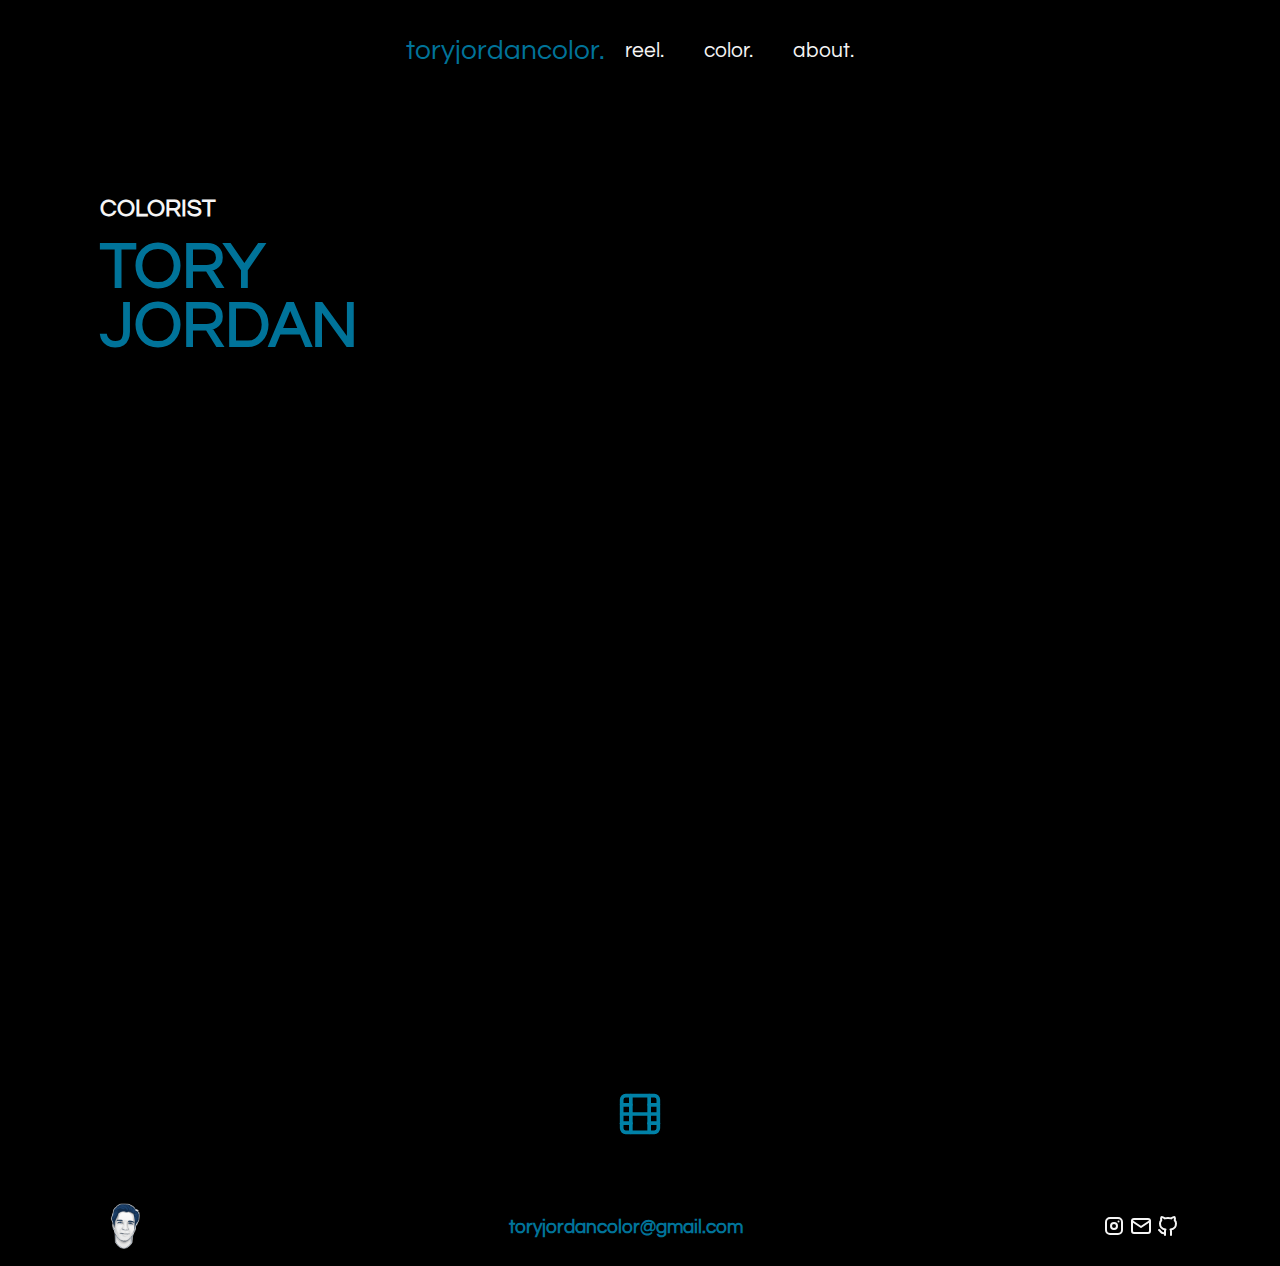
<file: index.html>
<!DOCTYPE html>
<html lang="en">

<head>
    <!-- META TAGS -->
    <meta charset="UTF-8">
    <meta http-equiv="X-UA-Compatible" content="IE=edge">
    <meta name="viewport" content="width=device-width, initial-scale=1.0">
    <meta name="description" content="A portfolio for professional Film & Television Colorist, Tory Jordan Harder.">
    <!-- FAVICON -->
    <link rel="icon" type="image/x-icon" href="IMAGES/logos/HydraRetro_Cartoon_BLUE_WEBSITE.png">
    <!-- FONTS -->
    <link rel="preconnect" href="https://fonts.googleapis.com">
    <link rel="preconnect" href="https://fonts.gstatic.com" crossorigin>
    <link href="https://fonts.googleapis.com/css2?family=Questrial&display=swap" rel="stylesheet">
    <!-- CSS -->
    <link rel="stylesheet" href="styles.css">
    <!-- TITLE -->
    <title>toryjordancolor | Colorist</title>
</head>

<!-- Google tag (gtag.js) -->
<script async src="https://www.googletagmanager.com/gtag/js?id=G-1D62CT8FH5"></script>
<script>
    window.dataLayer = window.dataLayer || [];
    function gtag() { dataLayer.push(arguments); }
    gtag('js', new Date());

    gtag('config', 'G-1D62CT8FH5');
</script>


<body>
    <!-- HEADER -->
    <header class="header-area">
        <!-- site-navbar start -->
        <div class="navbar-area">
            <div class="container">
                <nav class="site-navbar">
                    <!-- site logo -->
                    <a href="index.html" class="site-logo">toryjordancolor.</a>
                    <!-- site menu/nav -->
                    <ul>
                        <li><a href="index.html">reel.</a></li>
                        <li><a href="color.html">color.</a></li>
                        <li><a href="contact.html">about.</a></li>
                    </ul>
                    <!-- nav-toggler for mobile version only -->
                    <button class="nav-toggler">
                        <span></span>
                    </button>
                </nav>
            </div>
        </div>
    </header>

    <!-- MAIN SECTION -->
    <div class="pageName">
        <h2>COLORIST</h2>
        <h1>TORY</h1>
        <h1>JORDAN</h1>
    </div>

    <!-- REEL -->
    <div class="containerReel">
        <iframe src="https://www.youtube.com/embed/jauhvHuImuk" frameborder="0" allowfullscreen></iframe>
    </div>


    <!-- SHAPE DIVIDER -->
    <div class="shapeDivider">
        <img src="IMAGES/icons/film_icon.svg" alt="film icon">
    </div>

    <!-- FOOTER -->
    <footer>
        <div>
            <a href="index.html"><img src="IMAGES/logos/HydraRetro_Cartoon_BLUE_WEBSITE.png"
                    alt="Tory Jordan Color Logo" width="50px"></a>
        </div>
        <div>
            <h3>toryjordancolor@gmail.com</h3>
        </div>
        <div>
            <a href="https://www.instagram.com/tj_harder/" target="_blank"><svg xmlns="http://www.w3.org/2000/svg"
                    class="socialIcon" width="24" height="24" viewBox="0 0 24 24" stroke-width="2" stroke="currentColor"
                    fill="none" stroke-linecap="round" stroke-linejoin="round">
                    <path stroke="none" d="M0 0h24v24H0z" fill="none"></path>
                    <path d="M4 4m0 4a4 4 0 0 1 4 -4h8a4 4 0 0 1 4 4v8a4 4 0 0 1 -4 4h-8a4 4 0 0 1 -4 -4z">
                    </path>
                    <path d="M12 12m-3 0a3 3 0 1 0 6 0a3 3 0 1 0 -6 0"></path>
                    <path d="M16.5 7.5l0 .01"></path>
                </svg></a>
            <a href="mailto: toryjordancolor@gmail.com"><svg xmlns="http://www.w3.org/2000/svg" class="socialIcon"
                    width="24" height="24" viewBox="0 0 24 24" stroke-width="2" stroke="currentColor" fill="none"
                    stroke-linecap="round" stroke-linejoin="round">
                    <path stroke="none" d="M0 0h24v24H0z" fill="none"></path>
                    <path d="M3 7a2 2 0 0 1 2 -2h14a2 2 0 0 1 2 2v10a2 2 0 0 1 -2 2h-14a2 2 0 0 1 -2 -2v-10z">
                    </path>
                    <path d="M3 7l9 6l9 -6"></path>
                </svg></a>
            <a href="https://github.com/HydraRetro/toryjordancolor" target="_blank"><svg
                    xmlns="http://www.w3.org/2000/svg" class="socialIcon" width="24" height="24" viewBox="0 0 24 24"
                    stroke-width="2" stroke="currentColor" fill="none" stroke-linecap="round" stroke-linejoin="round">
                    <path stroke="none" d="M0 0h24v24H0z" fill="none"></path>
                    <path
                        d="M9 19c-4.3 1.4 -4.3 -2.5 -6 -3m12 5v-3.5c0 -1 .1 -1.4 -.5 -2c2.8 -.3 5.5 -1.4 5.5 -6a4.6 4.6 0 0 0 -1.3 -3.2a4.2 4.2 0 0 0 -.1 -3.2s-1.1 -.3 -3.5 1.3a12.3 12.3 0 0 0 -6.2 0c-2.4 -1.6 -3.5 -1.3 -3.5 -1.3a4.2 4.2 0 0 0 -.1 3.2a4.6 4.6 0 0 0 -1.3 3.2c0 4.6 2.7 5.7 5.5 6c-.6 .6 -.6 1.2 -.5 2v3.5">
                    </path>
                </svg></a>
        </div>
    </footer>

    <!-- JavaScript -->
    <script src="script.js"></script>

</body>

</html>
</file>
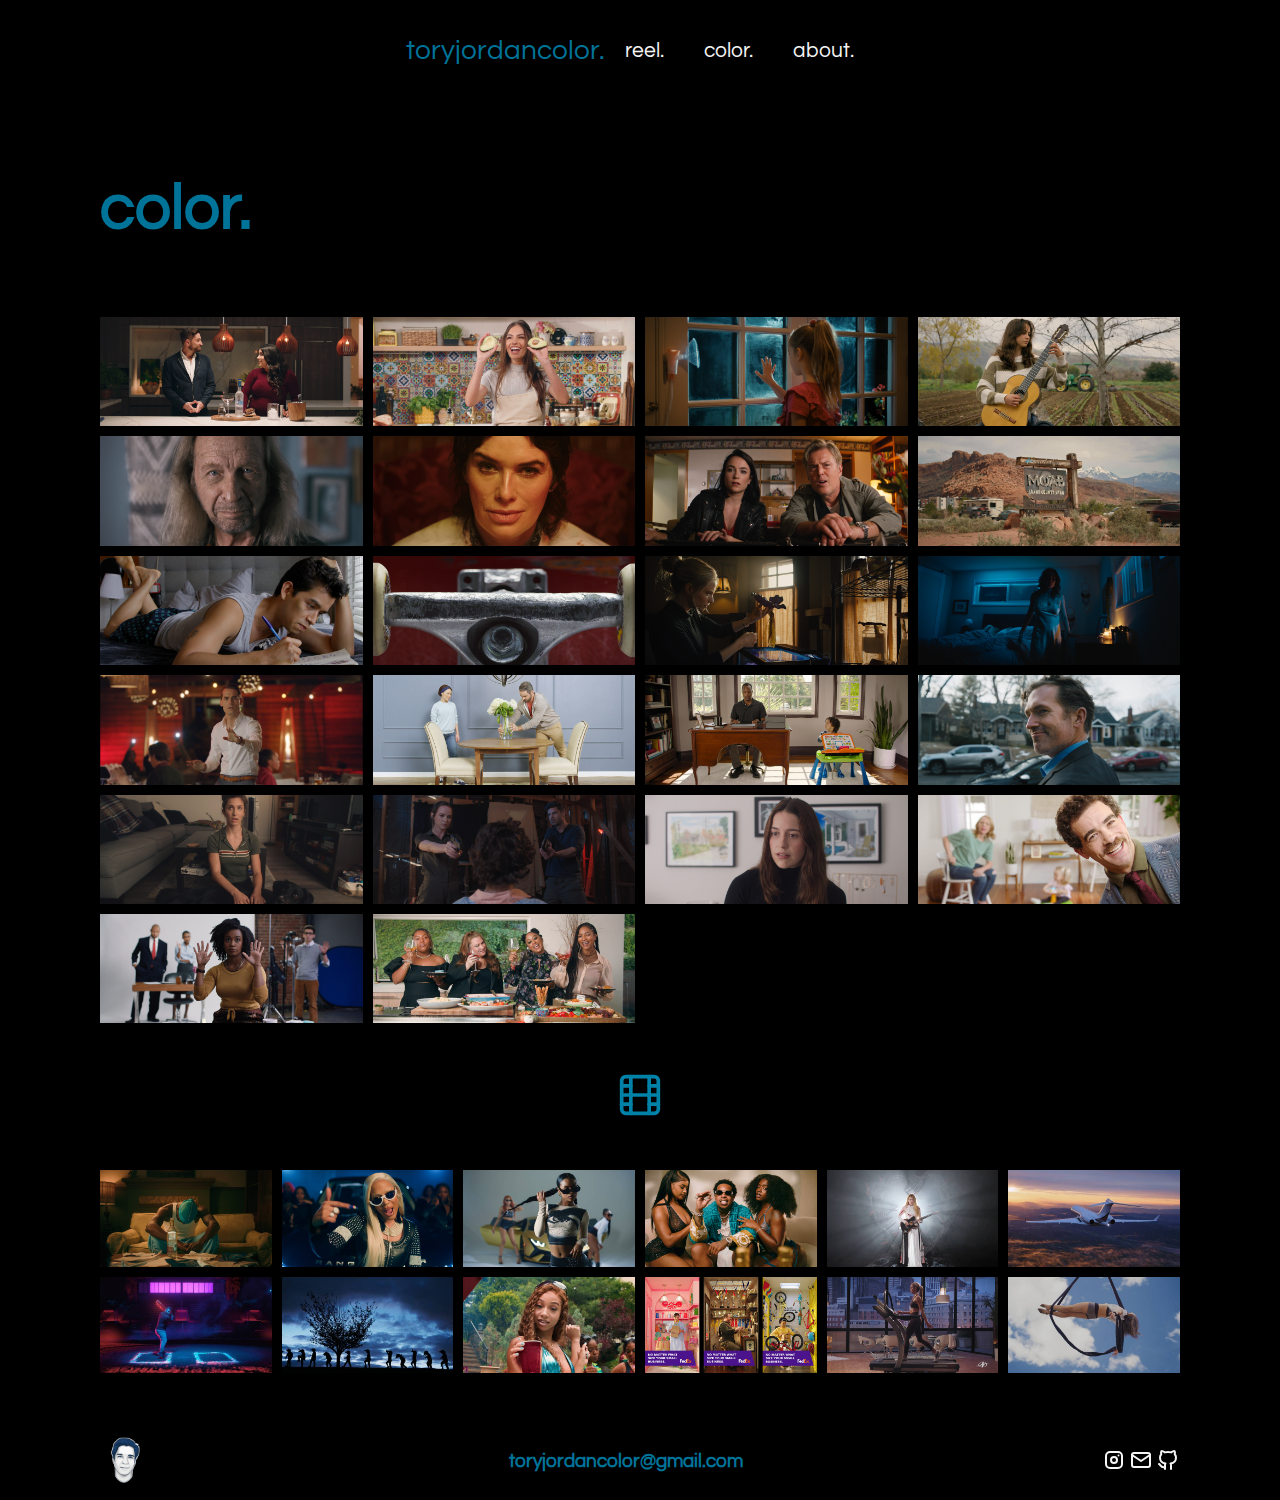
<file: color.html>
<!DOCTYPE html>
<html lang="en">

<head>
    <!-- META TAGS -->
    <meta charset="UTF-8">
    <meta http-equiv="X-UA-Compatible" content="IE=edge">
    <meta name="viewport" content="width=device-width, initial-scale=1.0">
    <meta name="description" content="A portfolio for professional Film & Television Colorist, Tory Jordan Harder.">
    <!-- FAVICON -->
    <link rel="icon" type="image/x-icon" href="IMAGES/logos/HydraRetro_Cartoon_BLUE_WEBSITE.png">
    <!-- FONTS -->
    <link rel="preconnect" href="https://fonts.googleapis.com">
    <link rel="preconnect" href="https://fonts.gstatic.com" crossorigin>
    <link href="https://fonts.googleapis.com/css2?family=Questrial&display=swap" rel="stylesheet">
    <!-- CSS -->
    <link rel="stylesheet" href="styles.css">
    <!-- TITLE -->
    <title>toryjordancolor | Colorist</title>
</head>

<!-- Google tag (gtag.js) -->
<script async src="https://www.googletagmanager.com/gtag/js?id=G-1D62CT8FH5"></script>
<script>
    window.dataLayer = window.dataLayer || [];
    function gtag() { dataLayer.push(arguments); }
    gtag('js', new Date());

    gtag('config', 'G-1D62CT8FH5');
</script>


<body>
    <!-- HEADER -->
    <header class="header-area">
        <!-- site-navbar start -->
        <div class="navbar-area">
            <div class="container">
                <nav class="site-navbar">
                    <!-- site logo -->
                    <a href="index.html" class="site-logo">toryjordancolor.</a>
                    <!-- site menu/nav -->
                    <ul>
                        <li><a href="index.html">reel.</a></li>
                        <li><a href="color.html">color.</a></li>
                        <li><a href="contact.html">about.</a></li>
                    </ul>
                    <!-- nav-toggler for mobile version only -->
                    <button class="nav-toggler">
                        <span></span>
                    </button>
                </nav>
            </div>
        </div>
    </header>

    <!-- PAGE NAME -->
    <div class="pageName">
        <h1>color.</h1>
    </div>

    <!-- FILM SHOWCASE -->
    <div class="image-grid">
        <!-- FILM - GREY GOOSE -->
        <div class="imageHeader">
            <div class="accordionItem close">

                <div class="videoImageThumbnail scrollImage">
                    <img src="IMAGES/films/headers/GREYGOOSE_WEBSITE_HEADER_v02.jpg" alt="Grey Goose Header">
                    <div class="hydraOverlay">Grey Goose Vodka | Commercial</div>
                </div>

                <div class="accordionItemContent">
                    <div class="grid-container">

                        <!-- FILM DETAILS -->
                        <div class="item1">
                            <div class="gridItem1">
                                <h2>Grey Goose Vodka</h2>
                                <h3>Commercial Campaign | 2023</h3>
                                <p>Vodka Cocktails to Try at Home | Grey Goose Vodka</p>
                                <a href="https://youtube.com/playlist?list=PLclAlJQYWi89mnLIUuT5XuRr1a_3Bff_2&si=e2MEXCSnPd8DP-jJ"
                                    target="_blank"><button type="button" class="watchButtons">WATCH
                                        NOW</button></a>
                            </div>
                        </div>

                        <!-- FILM POSTER -->
                        <div class="item2">
                            <img src="IMAGES/films/posters/Grey ooseVodka_Website_Poster.png" alt="Grey Goose Poster"
                                loading="lazy">
                        </div>

                        <!-- FILM STILLS -->
                        <div class="item3">
                            <div class="row">
                                <div class="column">
                                    <div class="hydraThumbnail" data-type="video"
                                        data-source="https://www.youtube.com/embed/dgQp9HmNQZI">
                                        <img src="IMAGES/films/gallery/Grey Goose/GREYGOOSE_THUMBNAIL_v02 (3 of 6).jpg"
                                            alt="Grey Goose Chocolate Martini YouTube video">
                                        <div class="hydraOverlay">Chocolate Martini Cocktail | Grey Goose
                                            Vodka</div>
                                    </div>
                                </div>
                                <div class="column">
                                    <div class="hydraThumbnail" data-type="video"
                                        data-source="https://www.youtube.com/embed/Pnad9IK0H3E">
                                        <img src="IMAGES/films/gallery/Grey Goose/GREYGOOSE_THUMBNAIL_v02 (6 of 6).jpg"
                                            alt="Grey Goose Vodka Soda YouTube video">
                                        <div class="hydraOverlay">Vodka Soda Cocktail | Grey Goose
                                            Vodka</div>
                                    </div>
                                </div>
                                <div class="column">
                                    <div class="hydraThumbnail" data-type="video"
                                        data-source="https://www.youtube.com/embed/0CjTfjwveaY">
                                        <img src="IMAGES/films/gallery/Grey Goose/GREYGOOSE_THUMBNAIL_v02 (1 of 6).jpg"
                                            alt="Grey Goose French Martini YouTube video">
                                        <div class="hydraOverlay">French Martini Cocktail | Grey Goose
                                            Vodka</div>
                                    </div>
                                </div>
                                <div class="column">
                                    <div class="hydraThumbnail" data-type="video"
                                        data-source="https://www.youtube.com/embed/_Hk9-jrBWgw">
                                        <img src="IMAGES/films/gallery/Grey Goose/GREYGOOSE_THUMBNAIL_v02 (5 of 6).jpg"
                                            alt="Grey Goose Bloody Mary YouTube video">
                                        <div class="hydraOverlay">Bloody Mary Cocktail | Grey Goose
                                            Vodka</div>
                                    </div>
                                </div>
                            </div>
                        </div>
                    </div>
                </div>
            </div>
        </div>
        <!-- FILM - NLM -->
        <div class="imageHeader">
            <div class="accordionItem close">

                <div class="videoImageThumbnail scrollImage">
                    <img src="IMAGES/films/headers/NLM_WEBSITE_HEADER.jpg" alt="Not Like Mama Header">
                    <div class="hydraOverlay">Not Like Mama | Reality-TV</div>
                </div>

                <div class="accordionItemContent">
                    <div class="grid-container">

                        <!-- FILM DETAILS -->
                        <div class="item1">
                            <div class="gridItem1">
                                <h2>Not Like Mama</h2>
                                <h3>Reality-TV | 10 Episodes | 2023</h3>
                                <p>In this cooking series hosted by Tia Mowry and Terrell Grice, home chefs attempt to
                                    recreate their mothers' famous recipes.</p>
                                <a href="https://www.imdb.com/title/tt27400676/" target="_blank">
                                    <img src="IMAGES/icons/IMDB_Logo_2016.svg.png" alt="IMDb Logo" class="imdbLogo">
                                </a>
                                <h4>Hosted By: Tia Mowry</h4>
                                <a href="https://www.youtube.com/watch?v=I3zDGNQpRUw" target="_blank"><button
                                        type="button" class="watchButtons">TRAILER</button></a>
                                <a href="https://youtube.com/playlist?list=PLtbMv4lXX2mvjgninNS9YA9O36zOiKKXk&si=IgKYmx-Nlqp3XcpJ"
                                    target="_blank"><button type="button" class="watchButtons">WATCH NOW</button></a>
                            </div>
                        </div>

                        <!-- FILM POSTER -->
                        <div class="item2">
                            <img src="IMAGES/films/posters/NLM_WEBSITE_POSTER.jpg" alt="Not Like Mama Poster"
                                loading="lazy">
                        </div>

                        <!-- FILM STILLS -->
                        <div class="item3">
                            <div class="row">
                                <div class="column">
                                    <div class="hydraThumbnail" data-type="image"
                                        data-source="IMAGES/films/gallery/NLM/NLM_GALLERY_STILLS (1 of 4).jpg">
                                        <img src="IMAGES/films/gallery/NLM/NLM_GALLERY_STILLS (1 of 4).jpg"
                                            alt="Not Like Mama still">
                                    </div>
                                </div>
                                <div class="column">
                                    <div class="hydraThumbnail" data-type="image"
                                        data-source="IMAGES/films/gallery/NLM/NLM_GALLERY_STILLS (2 of 4).jpg">
                                        <img src="IMAGES/films/gallery/NLM/NLM_GALLERY_STILLS (2 of 4).jpg"
                                            alt="Not Like Mama still">
                                    </div>
                                </div>
                                <div class="column">
                                    <div class="hydraThumbnail" data-type="image"
                                        data-source="IMAGES/films/gallery/NLM/NLM_GALLERY_STILLS (3 of 4).jpg">
                                        <img src="IMAGES/films/gallery/NLM/NLM_GALLERY_STILLS (3 of 4).jpg"
                                            alt="Not Like Mama still">
                                    </div>
                                </div>
                                <div class="column">
                                    <div class="hydraThumbnail" data-type="image"
                                        data-source="IMAGES/films/gallery/NLM/NLM_GALLERY_STILLS (4 of 4).jpg">
                                        <img src="IMAGES/films/gallery/NLM/NLM_GALLERY_STILLS (4 of 4).jpg"
                                            alt="Not Like Mama still">
                                    </div>
                                </div>
                            </div>
                        </div>
                    </div>
                </div>
            </div>
        </div>
        <!-- FILM - THE WAY HOME -->
        <div class="imageHeader">
            <div class="accordionItem close">

                <div class="videoImageThumbnail scrollImage">
                    <img src="IMAGES/films/headers/TheWayHome_WEBSITE_HEADER.jpg" alt="THE WAY HOME Header">
                    <div class="hydraOverlay">The Way Home | Short</div>
                </div>

                <div class="accordionItemContent">
                    <div class="grid-container">

                        <!-- FILM DETAILS -->
                        <div class="item1">
                            <div class="gridItem1">
                                <h2>THE WAY HOME</h2>
                                <h3>Drama | 20m | 2024</h3>
                                <p>A retired big-wave surfer who has fallen on hard times goes out against his wife's
                                    bidding to surf the biggest swell of the decade.
                                </p>
                                <a href="https://www.imdb.com/title/tt35700337/" target="_blank">
                                    <img src="IMAGES/icons/IMDB_Logo_2016.svg.png" alt="IMDb Logo" class="imdbLogo">
                                </a>
                                <h4>Directed By: Philip Boston</h4>
                                <a href="https://www.bostonfilms.me/coming-soon#the-wayhome" target="_blank"><button
                                        type="button" class="watchButtons">TRAILER</button></a>
                            </div>
                        </div>

                        <!-- FILM POSTER -->
                        <div class="item2">
                            <img src="IMAGES/films/posters/TheWayHome_WEBSITE_POSTER.jpg" alt="The Way Home Poster"
                                loading="lazy">
                        </div>

                        <!-- FILM STILLS -->
                        <div class="item3">
                            <div class="row">
                                <div class="column">
                                    <div class="hydraThumbnail" data-type="image"
                                        data-source="IMAGES/films/gallery/TheWayHome/TheWayHome_GALLERY_STILLS (1 of 4).jpg">
                                        <img src="IMAGES/films/gallery/TheWayHome/TheWayHome_GALLERY_STILLS (1 of 4).jpg"
                                            alt="The Way Home short film still">
                                    </div>
                                </div>
                                <div class="column">
                                    <div class="hydraThumbnail" data-type="image"
                                        data-source="IMAGES/films/gallery/TheWayHome/TheWayHome_GALLERY_STILLS (2 of 4).jpg">
                                        <img src="IMAGES/films/gallery/TheWayHome/TheWayHome_GALLERY_STILLS (2 of 4).jpg"
                                            alt="The Way Home short film still">
                                    </div>
                                </div>
                                <div class="column">
                                    <div class="hydraThumbnail" data-type="image"
                                        data-source="IMAGES/films/gallery/TheWayHome/TheWayHome_GALLERY_STILLS (3 of 4).jpg">
                                        <img src="IMAGES/films/gallery/TheWayHome/TheWayHome_GALLERY_STILLS (3 of 4).jpg"
                                            alt="The Way Home short film still">
                                    </div>
                                </div>
                                <div class="column">
                                    <div class="hydraThumbnail" data-type="image"
                                        data-source="IMAGES/films/gallery/TheWayHome/TheWayHome_GALLERY_STILLS (4 of 4).jpg">
                                        <img src="IMAGES/films/gallery/TheWayHome/TheWayHome_GALLERY_STILLS (4 of 4).jpg"
                                            alt="The Way Home short film still">
                                    </div>
                                </div>
                            </div>
                        </div>
                    </div>
                </div>
            </div>
        </div>
        <!-- FILM - FROM THE TOP -->
        <div class="imageHeader">
            <div class="accordionItem close">

                <div class="videoImageThumbnail scrollImage">
                    <img src="IMAGES/films/headers/FTT_WEBSITE_HEADER.jpg" alt="From the Top Header">
                    <div class="hydraOverlay">Where Music Lives | Web Series</div>
                </div>

                <div class="accordionItemContent">
                    <div class="grid-container">

                        <!-- FILM DETAILS -->
                        <div class="item1">
                            <div class="gridItem1">
                                <h2>Where Music Lives | From the Top</h2>
                                <h3>Web Series | 2024</h3>
                                <p>Where Music Lives is a From the Top broadcast festival featuring talented young
                                    artists across the United States and exploring the spaces and places that influence
                                    their musical lives.</p>
                                <h4>Directed By: Kelly King</h4>
                                <a href="https://youtube.com/playlist?list=PL3RZso5g88LIzFIxHXNw4WuOtjqHoXqY8&si=CpyzozjE_AEq67vD"
                                    target="_blank"><button type="button" class="watchButtons">WATCH
                                        NOW</button></a>
                            </div>
                        </div>

                        <!-- FILM POSTER -->
                        <div class="item2">
                            <img src="IMAGES/films/posters/FTT_WEBSITE_POSTER.jpg" alt="From the Top Poster"
                                loading="lazy">
                        </div>

                        <!-- FILM STILLS -->
                        <div class="item3">
                            <div class="row">
                                <div class="column">
                                    <div class="hydraThumbnail" data-type="image"
                                        data-source="IMAGES/films/gallery/FromTheTop/FTT_GALLERY_STILLS (1 of 4).jpg">
                                        <img src="IMAGES/films/gallery/FromTheTop/FTT_GALLERY_STILLS (1 of 4).jpg"
                                            alt="From the Top gallery still">
                                    </div>
                                </div>
                                <div class="column">
                                    <div class="hydraThumbnail" data-type="image"
                                        data-source="IMAGES/films/gallery/FromTheTop/FTT_GALLERY_STILLS (2 of 4).jpg">
                                        <img src="IMAGES/films/gallery/FromTheTop/FTT_GALLERY_STILLS (2 of 4).jpg"
                                            alt="From the Top gallery still">
                                    </div>
                                </div>
                                <div class="column">
                                    <div class="hydraThumbnail" data-type="image"
                                        data-source="IMAGES/films/gallery/FromTheTop/FTT_GALLERY_STILLS (3 of 4).jpg">
                                        <img src="IMAGES/films/gallery/FromTheTop/FTT_GALLERY_STILLS (3 of 4).jpg"
                                            alt="From the Top gallery still">
                                    </div>
                                </div>
                                <div class="column">
                                    <div class="hydraThumbnail" data-type="image"
                                        data-source="IMAGES/films/gallery/FromTheTop/FTT_GALLERY_STILLS (4 of 4).jpg">
                                        <img src="IMAGES/films/gallery/FromTheTop/FTT_GALLERY_STILLS (4 of 4).jpg"
                                            alt="From the Top gallery still">
                                    </div>
                                </div>
                            </div>
                        </div>
                    </div>
                </div>
            </div>
        </div>
        <!-- FILM - SAHF -->
        <div class="imageHeader">
            <div class="accordionItem close">

                <div class="videoImageThumbnail scrollImage">
                    <img src="IMAGES/films/headers/SAHF_WEBSITE_HEADER_v02.jpg" alt="SAHF Header">
                    <div class="hydraOverlay">The Secret Art of Human Flight | Feature</div>
                </div>

                <div class="accordionItemContent">
                    <div class="grid-container">

                        <!-- FILM DETAILS -->
                        <div class="item1">
                            <div class="gridItem1">
                                <h2>THE SECRET ART OF HUMAN FLIGHT</h2>
                                <h3>Comedy | 1h 47m | 2023</h3>
                                <p>In the wake of a tragedy, a grieving widower turns to a mysterious self help book
                                    from the dark web written by an eccentric guru, which promises to unlock the
                                    power to
                                    fly.
                                </p>
                                <a href="https://www.imdb.com/title/tt13407984/" target="_blank">
                                    <img src="IMAGES/icons/IMDB_Logo_2016.svg.png" alt="IMDb Logo" class="imdbLogo">
                                </a>
                                <h4>Directed By: H.P. Mendoza</h4>
                                <a href="https://www.youtube.com/watch?v=OgllsUTlZfc" target="_blank"><button
                                        type="button" class="watchButtons">TRAILER</button></a>
                                <a href="https://www.youtube.com/watch?v=e8MQLovtzUA" target="_blank"><button
                                        type="button" class="watchButtons">WATCH
                                        NOW</button></a>




                            </div>
                        </div>

                        <!-- FILM POSTER -->
                        <div class="item2">
                            <img src="IMAGES/films/posters/SAHF_Website_Poster.jpg"
                                alt="The Secret Art Of Human Flight Poster" loading="lazy">
                        </div>

                        <!-- FILM STILLS -->
                        <div class="item3">
                            <div class="row">
                                <div class="column">
                                    <div class="hydraThumbnail" data-type="image"
                                        data-source="IMAGES/films/gallery/SAHF/SAHF_GALLERY_STILLS_v02 (1 of 4).jpg">
                                        <img src="IMAGES/films/gallery/SAHF/SAHF_GALLERY_STILLS_v02 (1 of 4).jpg"
                                            alt="The Secret Art of Human Flight feature film still">
                                    </div>
                                </div>
                                <div class="column">
                                    <div class="hydraThumbnail" data-type="image"
                                        data-source="IMAGES/films/gallery/SAHF/SAHF_GALLERY_STILLS_v02 (2 of 4).jpg">
                                        <img src="IMAGES/films/gallery/SAHF/SAHF_GALLERY_STILLS_v02 (2 of 4).jpg"
                                            alt="The Secret Art of Human Flight feature film still">
                                    </div>
                                </div>
                                <div class="column">
                                    <div class="hydraThumbnail" data-type="image"
                                        data-source="IMAGES/films/gallery/SAHF/SAHF_GALLERY_STILLS_v02 (3 of 4).jpg">
                                        <img src="IMAGES/films/gallery/SAHF/SAHF_GALLERY_STILLS_v02 (3 of 4).jpg"
                                            alt="The Secret Art of Human Flight feature film still">
                                    </div>
                                </div>
                                <div class="column">
                                    <div class="hydraThumbnail" data-type="image"
                                        data-source="IMAGES/films/gallery/SAHF/SAHF_GALLERY_STILLS_v02 (4 of 4).jpg">
                                        <img src="IMAGES/films/gallery/SAHF/SAHF_GALLERY_STILLS_v02 (4 of 4).jpg"
                                            alt="The Secret Art of Human Flight feature film still">
                                    </div>
                                </div>
                            </div>
                        </div>
                    </div>
                </div>
            </div>
        </div>
        <!-- FILM - LONG PORK -->
        <div class="imageHeader">
            <div class="accordionItem close">

                <div class="videoImageThumbnail scrollImage">
                    <img src="IMAGES/films/headers/LongPork_WEBSITE_HEADER.jpg" alt="Long Pork Header">
                    <div class="hydraOverlay">Long Pork | Short</div>
                </div>

                <div class="accordionItemContent">
                    <div class="grid-container">

                        <!-- FILM DETAILS -->
                        <div class="item1">
                            <div class="gridItem1">
                                <h2>Long Pork</h2>
                                <h3>Thriller | 13m | TBA</h3>
                                <p>In a Post-Roe America where theocracy reigns, a renowned butcher meets the political
                                    predator responsible for the killing of her daughter and exacts bloody revenge,
                                    setting the stage for a revolution...</p>
                                <a href="https://www.imdb.com/title/tt29305839" target="_blank">
                                    <img src="IMAGES/icons/IMDB_Logo_2016.svg.png" alt="IMDb Logo" class="imdbLogo">
                                </a>
                                <h4>Directed By: Iris Dukatt</h4>
                                <a href="https://www.imdb.com/title/tt29305839" target="_blank"><button type="button"
                                        class="watchButtons">COMING SOON</button></a>
                            </div>
                        </div>

                        <!-- FILM POSTER -->
                        <div class="item2">
                            <img src="IMAGES/films/posters/POSTER_PLACEHOLDER.jpg" alt="Long Pork Short Film Poster"
                                loading="lazy">
                        </div>

                        <!-- FILM STILLS -->
                        <div class="item3">
                            <div class="row">
                                <div class="column">
                                    <div class="hydraThumbnail" data-type="image"
                                        data-source="IMAGES/films/gallery/Long Pork/LongPork_GALLERY_STILLS (1 of 4).jpg">
                                        <img src="IMAGES/films/gallery/Long Pork/LongPork_GALLERY_STILLS (1 of 4).jpg"
                                            alt="Long Pork Short Film still">
                                    </div>
                                </div>
                                <div class="column">
                                    <div class="hydraThumbnail" data-type="image"
                                        data-source="IMAGES/films/gallery/Long Pork/LongPork_GALLERY_STILLS (2 of 4).jpg">
                                        <img src="IMAGES/films/gallery/Long Pork/LongPork_GALLERY_STILLS (2 of 4).jpg"
                                            alt="Long Pork Short Film still">
                                    </div>
                                </div>
                                <div class="column">
                                    <div class="hydraThumbnail" data-type="image"
                                        data-source="IMAGES/films/gallery/Long Pork/LongPork_GALLERY_STILLS (3 of 4).jpg">
                                        <img src="IMAGES/films/gallery/Long Pork/LongPork_GALLERY_STILLS (3 of 4).jpg"
                                            alt="Long Pork Short Film still">
                                    </div>
                                </div>
                                <div class="column">
                                    <div class="hydraThumbnail" data-type="image"
                                        data-source="IMAGES/films/gallery/Long Pork/LongPork_GALLERY_STILLS (4 of 4).jpg">
                                        <img src="IMAGES/films/gallery/Long Pork/LongPork_GALLERY_STILLS (4 of 4).jpg"
                                            alt="Long Pork Short Film still">
                                    </div>
                                </div>
                            </div>
                        </div>
                    </div>
                </div>
            </div>
        </div>
        <!-- FILM - HAYSEED -->
        <div class="imageHeader">
            <div class="accordionItem close">

                <div class="videoImageThumbnail scrollImage">
                    <img src="IMAGES/films/headers/HAYSEED_WEBSITE_HEADER_v02.jpg" alt="HAYSEED Header">
                    <div class="hydraOverlay">Hayseed | Feature</div>
                </div>

                <div class="accordionItemContent">
                    <div class="grid-container">

                        <!-- FILM DETAILS -->
                        <div class="item1">
                            <div class="gridItem1">
                                <h2>HAYSEED</h2>
                                <h3>Mystery | 1h 45m | 2023</h3>
                                <p>Set in a small Midwest town, "Hayseed" follows the investigation of a church
                                    congregation
                                    after their reverend is found dead.</p>
                                <a href="https://www.imdb.com/title/tt13915968/" target="_blank">
                                    <img src="IMAGES/icons/IMDB_Logo_2016.svg.png" alt="IMDb Logo" class="imdbLogo">
                                </a>
                                <h4>Directed By: Travis Burgess</h4>
                                <a href="https://www.youtube.com/watch?v=kXjFY6cN25Q" target="_blank"><button
                                        type="button" class="watchButtons">TRAILER</button></a>
                                <a href="https://www.amazon.com/gp/video/detail/B0CN4JBN8R" target="_blank"><button
                                        type="button" class="watchButtons">WATCH NOW</button></a>
                            </div>
                        </div>

                        <!-- FILM POSTER -->
                        <div class="item2">
                            <img src="IMAGES/films/posters/HAYSEED_WEBSITE_POSTER_v02.jpg" alt="HAYSEED Poster"
                                loading="lazy">
                        </div>

                        <!-- FILM STILLS -->
                        <div class="item3">
                            <div class="row">
                                <div class="column">
                                    <div class="hydraThumbnail" data-type="image"
                                        data-source="IMAGES/films/gallery/HAYSEED/HAYSEED_GALLERY_STILLS_v02 (1 of 4).jpg">
                                        <img src="IMAGES/films/gallery/HAYSEED/HAYSEED_GALLERY_STILLS_v02 (1 of 4).jpg"
                                            alt="HAYSEED feature film still">
                                    </div>
                                </div>
                                <div class="column">
                                    <div class="hydraThumbnail" data-type="image"
                                        data-source="IMAGES/films/gallery/HAYSEED/HAYSEED_GALLERY_STILLS_v02 (2 of 4).jpg">
                                        <img src="IMAGES/films/gallery/HAYSEED/HAYSEED_GALLERY_STILLS_v02 (2 of 4).jpg"
                                            alt="HAYSEED feature film still">
                                    </div>
                                </div>
                                <div class="column">
                                    <div class="hydraThumbnail" data-type="image"
                                        data-source="IMAGES/films/gallery/HAYSEED/HAYSEED_GALLERY_STILLS_v03 (1 of 2).jpg">
                                        <img src="IMAGES/films/gallery/HAYSEED/HAYSEED_GALLERY_STILLS_v03 (1 of 2).jpg"
                                            alt="HAYSEED feature film still">
                                    </div>
                                </div>
                                <div class="column">
                                    <div class="hydraThumbnail" data-type="image"
                                        data-source="IMAGES/films/gallery/HAYSEED/HAYSEED_GALLERY_STILLS_v03 (2 of 2).jpg">
                                        <img src="IMAGES/films/gallery/HAYSEED/HAYSEED_GALLERY_STILLS_v03 (2 of 2).jpg"
                                            alt="HAYSEED feature film still">
                                    </div>
                                </div>
                            </div>
                        </div>
                    </div>
                </div>
            </div>
        </div>
        <!-- FILM - CALL ME MOAB -->
        <div class="imageHeader">
            <div class="accordionItem close">

                <div class="videoImageThumbnail scrollImage">
                    <img src="IMAGES/films/headers/MOAB_WEBSITE_HEADER.jpg" alt="MOAB Header">
                    <div class="hydraOverlay">Call Me Moab | Documentary</div>
                </div>

                <div class="accordionItemContent">
                    <div class="grid-container">

                        <!-- FILM DETAILS -->
                        <div class="item1">
                            <div class="gridItem1">
                                <h2>Call Me Moab</h2>
                                <h3>Documentary | 40m | 2024</h3>
                                <p>Call Me Moab chronicles the story of the town’s newest mountain bike outfitter- from
                                    ideation in 2019 all the way to modern day success. Some said his business plan
                                    wouldn’t work. Tenacity and creativity has proven otherwise.</p>
                                <h4>Directed By: Ryan C Pierce</h4>
                                <a href="https://www.outthereinit.com/" target="_blank"><button type="button"
                                        class="watchButtons">TRAILER</button></a>
                            </div>
                        </div>

                        <!-- FILM POSTER -->
                        <div class="item2">
                            <img src="IMAGES/films/posters/MOAB_Website_Poster.jpg" alt="Call Me Moab Poster"
                                loading="lazy">
                        </div>

                        <!-- FILM STILLS -->
                        <div class="item3">
                            <div class="row">
                                <div class="column">
                                    <div class="hydraThumbnail" data-type="image"
                                        data-source="IMAGES/films/gallery/MOAB/MOAB_GALLERY_STILLS (1 of 4).jpg">
                                        <img src="IMAGES/films/gallery/MOAB/MOAB_GALLERY_STILLS (1 of 4).jpg"
                                            alt="Call Me Moab still">
                                    </div>
                                </div>
                                <div class="column">
                                    <div class="hydraThumbnail" data-type="image"
                                        data-source="IMAGES/films/gallery/MOAB/MOAB_GALLERY_STILLS (2 of 4).jpg">
                                        <img src="IMAGES/films/gallery/MOAB/MOAB_GALLERY_STILLS (2 of 4).jpg"
                                            alt="Call Me Moab still">
                                    </div>
                                </div>
                                <div class="column">
                                    <div class="hydraThumbnail" data-type="image"
                                        data-source="IMAGES/films/gallery/MOAB/MOAB_GALLERY_STILLS (3 of 4).jpg">
                                        <img src="IMAGES/films/gallery/MOAB/MOAB_GALLERY_STILLS (3 of 4).jpg"
                                            alt="Call Me Moab still">
                                    </div>
                                </div>
                                <div class="column">
                                    <div class="hydraThumbnail" data-type="image"
                                        data-source="IMAGES/films/gallery/MOAB/MOAB_GALLERY_STILLS (4 of 4).jpg">
                                        <img src="IMAGES/films/gallery/MOAB/MOAB_GALLERY_STILLS (4 of 4).jpg"
                                            alt="Call Me Moab still">
                                    </div>
                                </div>
                            </div>
                        </div>
                    </div>
                </div>
            </div>
        </div>
        <!-- FILM - CLOCKED -->
        <div class="imageHeader">
            <div class="accordionItem close">

                <div class="videoImageThumbnail scrollImage">
                    <img src="IMAGES/films/headers/CLOCKED_WEBSITE_HEADER_v02.jpg" alt="CLOCKED Header">
                    <div class="hydraOverlay">CLOCKED | Feature</div>
                </div>

                <div class="accordionItemContent">
                    <div class="grid-container">

                        <!-- FILM DETAILS -->
                        <div class="item1">
                            <div class="gridItem1">
                                <h2>CLOCKED</h2>
                                <h3>Drama | TBD | 2023</h3>
                                <p>Adolfo Rivera is an 18 year old, undefeated boxer from a conservative Catholic family
                                    in Miami, Florida. His love for his tight-knit family is apparent; not just in their
                                    time spent together, but in the bruises and broken bones he’s willing to endure time
                                    and time again, in order to help them pay the bills. Adolfo may be remarkably
                                    talented in the ring, but his family’s dreams for his profession are far different
                                    from what Adolfo has in mind. Adolfo is secretly saving his winnings for the biggest
                                    fight of his life; self acceptance in his desire to transition into a woman.</p>
                                <a href="https://www.imdb.com/title/tt22295426/" target="_blank">
                                    <img src="IMAGES/icons/IMDB_Logo_2016.svg.png" alt="IMDb Logo" class="imdbLogo">
                                </a>
                                <h4>Directed By: Noah Salzman</h4>
                                <a href="https://www.imdb.com/title/tt22295426/" target="_blank"><button type="button"
                                        class="watchButtons">COMING SOON</button></a>
                            </div>
                        </div>

                        <!-- FILM POSTER -->
                        <div class="item2">
                            <img src="IMAGES/films/posters/CLOCKED_Website_Poster.jpg" alt="CLOCKED Poster"
                                loading="lazy">
                        </div>

                        <!-- FILM STILLS -->
                        <div class="item3">
                            <div class="row">
                                <div class="column">
                                    <div class="hydraThumbnail" data-type="image"
                                        data-source="IMAGES/films/gallery/CLOCKED/CLOCKED_GALLERY_STILLS_v02 (1 of 4).jpg">
                                        <img src="IMAGES/films/gallery/CLOCKED/CLOCKED_GALLERY_STILLS_v02 (1 of 4).jpg"
                                            alt="CLOCKED feature film still">
                                    </div>
                                </div>
                                <div class="column">
                                    <div class="hydraThumbnail" data-type="image"
                                        data-source="IMAGES/films/gallery/CLOCKED/CLOCKED_GALLERY_STILLS_v02 (4 of 4).jpg">
                                        <img src="IMAGES/films/gallery/CLOCKED/CLOCKED_GALLERY_STILLS_v02 (4 of 4).jpg"
                                            alt="CLOCKED feature film still">
                                    </div>
                                </div>
                                <div class="column">
                                    <div class="hydraThumbnail" data-type="image"
                                        data-source="IMAGES/films/gallery/CLOCKED/CLOCKED_GALLERY_STILLS_v02 (3 of 4).jpg">
                                        <img src="IMAGES/films/gallery/CLOCKED/CLOCKED_GALLERY_STILLS_v02 (3 of 4).jpg"
                                            alt="CLOCKED feature film still">
                                    </div>
                                </div>
                                <div class="column">
                                    <div class="hydraThumbnail" data-type="image"
                                        data-source="IMAGES/films/gallery/CLOCKED/CLOCKED_GALLERY_STILLS_v02 (2 of 4).jpg">
                                        <img src="IMAGES/films/gallery/CLOCKED/CLOCKED_GALLERY_STILLS_v02 (2 of 4).jpg"
                                            alt="CLOCKED feature film still">
                                    </div>
                                </div>
                            </div>
                        </div>
                    </div>
                </div>
            </div>
        </div>
        <!-- FILM - ROLLING AWAY -->
        <div class="imageHeader">
            <div class="accordionItem close">

                <div class="videoImageThumbnail scrollImage">
                    <img src="IMAGES/films/headers/ROLLINGAWAY_WEBSITE_HEADER_v02.jpg" alt="Rolling Away Header">
                    <div class="hydraOverlay">Rolling Away | Documentary</div>
                </div>

                <div class="accordionItemContent">
                    <div class="grid-container">

                        <!-- FILM DETAILS -->
                        <div class="item1">
                            <div class="gridItem1">
                                <h2>ROLLING AWAY</h2>
                                <h3>Documentary | 47m | 2023</h3>
                                <p>A skateboarding documentary starring Ryan Sheckler - Ryan Sheckler and the most
                                    prolific names in skateboarding and sports discuss the importance of skate
                                    videos
                                    and the work-ethic required to produce a game-changing video part (called
                                    "Lifer").</p>
                                <a href="https://www.imdb.com/title/tt28509996/" target="_blank">
                                    <img src="IMAGES/icons/IMDB_Logo_2016.svg.png" alt="IMDb Logo" class="imdbLogo">
                                </a>
                                <h4>Directed By: Kirk Dianda</h4>
                                <a href="https://www.youtube.com/watch?v=KUrPD-iRRBI" target="_blank"><button
                                        type="button" class="watchButtons">WATCH NOW</button></a>
                            </div>
                        </div>

                        <!-- FILM POSTER -->
                        <div class="item2">
                            <img src="IMAGES/films/posters/RollingAway_Website_Poster.jpg" alt="Rolling Away Poster"
                                loading="lazy">
                        </div>

                        <!-- FILM STILLS -->
                        <div class="item3">
                            <div class="row">
                                <div class="column">
                                    <div class="hydraThumbnail" data-type="image"
                                        data-source="IMAGES/films/gallery/RollingAway/ROLLINGAWAY_GALLERY_STILLS_v02 (1 of 4).jpg">
                                        <img src="IMAGES/films/gallery/RollingAway/ROLLINGAWAY_GALLERY_STILLS_v02 (1 of 4).jpg"
                                            alt="Rolling Away feature film still">
                                    </div>
                                </div>
                                <div class="column">
                                    <div class="hydraThumbnail" data-type="image"
                                        data-source="IMAGES/films/gallery/RollingAway/ROLLINGAWAY_GALLERY_STILLS_v02 (2 of 4).jpg">
                                        <img src="IMAGES/films/gallery/RollingAway/ROLLINGAWAY_GALLERY_STILLS_v02 (2 of 4).jpg"
                                            alt="Rolling Away feature film still">
                                    </div>
                                </div>
                                <div class="column">
                                    <div class="hydraThumbnail" data-type="image"
                                        data-source="IMAGES/films/gallery/RollingAway/ROLLINGAWAY_GALLERY_STILLS_v02 (3 of 4).jpg">
                                        <img src="IMAGES/films/gallery/RollingAway/ROLLINGAWAY_GALLERY_STILLS_v02 (3 of 4).jpg"
                                            alt="Rolling Away feature film still">
                                    </div>
                                </div>
                                <div class="column">
                                    <div class="hydraThumbnail" data-type="image"
                                        data-source="IMAGES/films/gallery/RollingAway/ROLLINGAWAY_GALLERY_STILLS_v02 (4 of 4).jpg">
                                        <img src="IMAGES/films/gallery/RollingAway/ROLLINGAWAY_GALLERY_STILLS_v02 (4 of 4).jpg"
                                            alt="Rolling Away feature film still">
                                    </div>
                                </div>
                            </div>
                        </div>
                    </div>
                </div>
            </div>
        </div>
        <!-- FILM - IMMORTAL -->
        <div class="imageHeader">
            <div class="accordionItem close">

                <div class="videoImageThumbnail scrollImage">
                    <img src="IMAGES/films/headers/IMMORTAL_WEBSITE_HEADER_v02.jpg" alt="IMMORTAl Header">
                    <div class="hydraOverlay">IMMORTAL | Short</div>
                </div>

                <div class="accordionItemContent">
                    <div class="grid-container">

                        <!-- FILM DETAILS -->
                        <div class="item1">
                            <div class="gridItem1">
                                <h2>IMMORTAL</h2>
                                <h3>Sci-Fi | 10m | 2020</h3>
                                <p>When her experiment is discovered, a brilliant geneticist on the verge of a
                                    breakthrough that could change humanity must make an impossible choice.</p>
                                <a href="https://www.imdb.com/title/tt11073920/" target="_blank">
                                    <img src="IMAGES/icons/IMDB_Logo_2016.svg.png" alt="IMDb Logo" class="imdbLogo">
                                </a>
                                <h4>Directed By: Natalie Metzger, Robert Allaire</h4>
                                <a href="https://www.youtube.com/watch?v=CwE1j-mipkI" target="_blank"><button
                                        type="button" class="watchButtons">WATCH
                                        NOW</button></a>
                            </div>
                        </div>

                        <!-- FILM POSTER -->
                        <div class="item2">
                            <img src="IMAGES/films/posters/IMMORTAL_Website_Poster.jpg" alt="IMMORTAL Poster"
                                loading="lazy">
                        </div>

                        <!-- FILM STILLS -->
                        <div class="item3">
                            <div class="row">
                                <div class="column">
                                    <div class="hydraThumbnail" data-type="image"
                                        data-source="IMAGES/films/gallery/IMMORTAL/IMMORTAL_GALLERY_STILLS_v02 (1 of 4).jpg">
                                        <img src="IMAGES/films/gallery/IMMORTAL/IMMORTAL_GALLERY_STILLS_v02 (1 of 4).jpg"
                                            alt="IMMORTAL short film still">
                                    </div>
                                </div>
                                <div class="column">
                                    <div class="hydraThumbnail" data-type="image"
                                        data-source="IMAGES/films/gallery/IMMORTAL/IMMORTAL_GALLERY_STILLS_v02 (2 of 4).jpg">
                                        <img src="IMAGES/films/gallery/IMMORTAL/IMMORTAL_GALLERY_STILLS_v02 (2 of 4).jpg"
                                            alt="IMMORTAL short film still">
                                    </div>
                                </div>
                                <div class="column">
                                    <div class="hydraThumbnail" data-type="image"
                                        data-source="IMAGES/films/gallery/IMMORTAL/IMMORTAL_GALLERY_STILLS_v02 (3 of 4).jpg">
                                        <img src="IMAGES/films/gallery/IMMORTAL/IMMORTAL_GALLERY_STILLS_v02 (3 of 4).jpg"
                                            alt="IMMORTAL short film still">
                                    </div>
                                </div>
                                <div class="column">
                                    <div class="hydraThumbnail" data-type="image"
                                        data-source="IMAGES/films/gallery/IMMORTAL/IMMORTAL_GALLERY_STILLS_v02 (4 of 4).jpg">
                                        <img src="IMAGES/films/gallery/IMMORTAL/IMMORTAL_GALLERY_STILLS_v02 (4 of 4).jpg"
                                            alt="IMMORTAL short film still">
                                    </div>
                                </div>
                            </div>
                        </div>
                    </div>
                </div>
            </div>
        </div>
        <!-- FILM - SLEEP STUDY -->
        <div class="imageHeader">
            <div class="accordionItem close">

                <div class="videoImageThumbnail scrollImage">
                    <img src="IMAGES/films/headers/SLEEPSTUDY_WEBSITE_HEADER_v02.jpg" alt="Sleep Study Header">
                    <div class="hydraOverlay">Sleep Study | Short</div>
                </div>

                <div class="accordionItemContent">
                    <div class="grid-container">

                        <!-- FILM DETAILS -->
                        <div class="item1">
                            <div class="gridItem1">
                                <h2>SLEEP STUDY</h2>
                                <h3>Horror | 10m 30s | 2022</h3>
                                <p>A restless new mother confronts a dangerous terror whenever she tries to
                                    sleep.</p>
                                <a href="https://www.imdb.com/title/tt28520096/" target="_blank">
                                    <img src="IMAGES/icons/IMDB_Logo_2016.svg.png" alt="IMDb Logo" class="imdbLogo">
                                </a>
                                <h4>Directed By: Natalie Metzger</h4>
                                <a href="https://www.hulu.com/watch/7f112b65-912e-40ee-8e51-b383ad6184ee"
                                    target="_blank"><button type="button" class="watchButtons">WATCH
                                        NOW</button></a>
                            </div>
                        </div>

                        <!-- FILM POSTER -->
                        <div class="item2">
                            <img src="IMAGES/films/posters/SleepStudy_Website_Poster.jpg" alt="Sleep Study Poster"
                                loading="lazy">
                        </div>

                        <!-- FILM STILLS -->
                        <div class="item3">
                            <div class="row">
                                <div class="column">
                                    <div class="hydraThumbnail" data-type="image"
                                        data-source="IMAGES/films/gallery/SleepStudy/SLEEPSTUDY_GALLERY_STILLS_v02 (1 of 4).jpg">
                                        <img src="IMAGES/films/gallery/SleepStudy/SLEEPSTUDY_GALLERY_STILLS_v02 (1 of 4).jpg"
                                            alt="Sleep Study short film still">
                                    </div>
                                </div>
                                <div class="column">
                                    <div class="hydraThumbnail" data-type="image"
                                        data-source="IMAGES/films/gallery/SleepStudy/SLEEPSTUDY_GALLERY_STILLS_v02 (2 of 4).jpg">
                                        <img src="IMAGES/films/gallery/SleepStudy/SLEEPSTUDY_GALLERY_STILLS_v02 (2 of 4).jpg"
                                            alt="Sleep Study short film still">
                                    </div>
                                </div>
                                <div class="column">
                                    <div class="hydraThumbnail" data-type="image"
                                        data-source="IMAGES/films/gallery/SleepStudy/SLEEPSTUDY_GALLERY_STILLS_v02 (3 of 4).jpg">
                                        <img src="IMAGES/films/gallery/SleepStudy/SLEEPSTUDY_GALLERY_STILLS_v02 (3 of 4).jpg"
                                            alt="Sleep Study short film still">
                                    </div>
                                </div>
                                <div class="column">
                                    <div class="hydraThumbnail" data-type="image"
                                        data-source="IMAGES/films/gallery/SleepStudy/SLEEPSTUDY_GALLERY_STILLS_v02 (4 of 4).jpg">
                                        <img src="IMAGES/films/gallery/SleepStudy/SLEEPSTUDY_GALLERY_STILLS_v02 (4 of 4).jpg"
                                            alt="Sleep Study short film still">
                                    </div>
                                </div>
                            </div>
                        </div>
                    </div>
                </div>
            </div>
        </div>
        <!-- FILM - THE BETA TEST -->
        <div class="imageHeader">
            <div class="accordionItem close">

                <div class="videoImageThumbnail scrollImage">
                    <img src="IMAGES/films/headers/BETATEST_WEBSITE_HEADER_v02.jpg" alt="The Beta Test Header">
                    <div class="hydraOverlay">The Beta Test | Feature</div>
                </div>

                <div class="accordionItemContent">
                    <div class="grid-container">

                        <!-- FILM DETAILS -->
                        <div class="item1">
                            <div class="gridItem1">
                                <h2>THE BETA TEST</h2>
                                <h3>Horror | 1h 33m | 2021</h3>
                                <p>An engaged Hollywood agent receives a mysterious letter for an anonymous sexual
                                    encounter
                                    and
                                    becomes ensnared in a sinister world of lying, infidelity, and digital data.</p>
                                <a href="https://www.imdb.com/title/tt11738830/" target="_blank">
                                    <img src="IMAGES/icons/IMDB_Logo_2016.svg.png" alt="IMDb Logo" class="imdbLogo">
                                </a>
                                <h4>Directed By: Jim Cummings, PJ McCabe</h4>
                                <a href="https://www.youtube.com/watch?v=R7cUSsLjdM0" target="_blank"><button
                                        type="button" class="watchButtons">TRAILER</button></a>
                                <a href="https://www.hulu.com/movie/the-beta-test-f587eb1d-3cab-4f27-97e9-5a788fe4bb71"
                                    target="_blank"><button type="button" class="watchButtons">WATCH
                                        NOW</button></a>
                            </div>
                        </div>

                        <!-- FILM POSTER -->
                        <div class="item2">
                            <img src="IMAGES/films/posters/BetaTest_Website_Poster.jpg" alt="The Beta Test Poster"
                                loading="lazy">
                        </div>

                        <!-- FILM STILLS -->
                        <div class="item3">
                            <div class="row">
                                <div class="column">
                                    <div class="hydraThumbnail" data-type="image"
                                        data-source="IMAGES/films/gallery/BetaTest/BETATEST_GALLERY_STILLS_v02 (1 of 4).jpg">
                                        <img src="IMAGES/films/gallery/BetaTest/BETATEST_GALLERY_STILLS_v02 (1 of 4).jpg"
                                            alt="The Beta Test feature film still">
                                    </div>
                                </div>
                                <div class="column">
                                    <div class="hydraThumbnail" data-type="image"
                                        data-source="IMAGES/films/gallery/BetaTest/BETATEST_GALLERY_STILLS_v02 (2 of 4).jpg">
                                        <img src="IMAGES/films/gallery/BetaTest/BETATEST_GALLERY_STILLS_v02 (2 of 4).jpg"
                                            alt="The Beta Test feature film still">
                                    </div>
                                </div>
                                <div class="column">
                                    <div class="hydraThumbnail" data-type="image"
                                        data-source="IMAGES/films/gallery/BetaTest/BETATEST_GALLERY_STILLS_v02 (3 of 4).jpg">
                                        <img src="IMAGES/films/gallery/BetaTest/BETATEST_GALLERY_STILLS_v02 (3 of 4).jpg"
                                            alt="The Beta Test feature film still">
                                    </div>
                                </div>
                                <div class="column">
                                    <div class="hydraThumbnail" data-type="image"
                                        data-source="IMAGES/films/gallery/BetaTest/BETATEST_GALLERY_STILLS_v02 (4 of 4).jpg">
                                        <img src="IMAGES/films/gallery/BetaTest/BETATEST_GALLERY_STILLS_v02 (4 of 4).jpg"
                                            alt="The Beta Test feature film still">
                                    </div>
                                </div>
                            </div>
                        </div>
                    </div>
                </div>
            </div>
        </div>
        <!-- FILM - LOWES HOME IMPROVEMENT -->
        <div class="imageHeader">
            <div class="accordionItem close">

                <div class="videoImageThumbnail scrollImage">
                    <img src="IMAGES/films/headers/LOWES_WEBSITE_HEADER.jpg" alt="Lowe's Hypermade Header">
                    <div class="hydraOverlay">Lowe's Hypermade | Commercial</div>
                </div>

                <div class="accordionItemContent">
                    <div class="grid-container">

                        <!-- FILM DETAILS -->
                        <div class="item1">
                            <div class="gridItem1">
                                <h2>Lowe's Hypermade</h2>
                                <h3>Commercial Campaign | 2019</h3>
                                <p>Commercial Campaign for Lowe's Home Improvement.</p>
                                <a href="https://vimeo.com/262306337" target="_blank"><button type="button"
                                        class="watchButtons">WATCH
                                        NOW</button></a>
                            </div>
                        </div>

                        <!-- FILM POSTER -->
                        <div class="item2">
                            <img src="IMAGES/films/posters/LOWES_WEBSITE_POSTER.jpg" alt="Lowe's Hypermade Poster"
                                loading="lazy">
                        </div>

                        <!-- FILM STILLS -->
                        <div class="item3">
                            <div class="row">
                                <div class="column">
                                    <div class="hydraThumbnail" data-type="image"
                                        data-source="IMAGES/films/gallery/LOWES/LOWES_GALERY_STILLS (1 of 4).jpg">
                                        <img src="IMAGES/films/gallery/LOWES/LOWES_GALERY_STILLS (1 of 4).jpg"
                                            alt="Lowe's Hypermade Still">
                                    </div>
                                </div>
                                <div class="column">
                                    <div class="hydraThumbnail" data-type="image"
                                        data-source="IMAGES/films/gallery/LOWES/LOWES_GALERY_STILLS (2 of 4).jpg">
                                        <img src="IMAGES/films/gallery/LOWES/LOWES_GALERY_STILLS (2 of 4).jpg"
                                            alt="Lowe's Hypermade Still">
                                    </div>
                                </div>
                                <div class="column">
                                    <div class="hydraThumbnail" data-type="image"
                                        data-source="IMAGES/films/gallery/LOWES/LOWES_GALERY_STILLS (3 of 4).jpg">
                                        <img src="IMAGES/films/gallery/LOWES/LOWES_GALERY_STILLS (3 of 4).jpg"
                                            alt="Lowe's Hypermade Still">
                                    </div>
                                </div>
                                <div class="column">
                                    <div class="hydraThumbnail" data-type="image"
                                        data-source="IMAGES/films/gallery/LOWES/LOWES_GALERY_STILLS (4 of 4).jpg">
                                        <img src="IMAGES/films/gallery/LOWES/LOWES_GALERY_STILLS (4 of 4).jpg"
                                            alt="Lowe's Hypermade Still">
                                    </div>
                                </div>
                            </div>
                        </div>
                    </div>
                </div>
            </div>
        </div>
        <!-- FILM - VTECH TOYS -->
        <div class="imageHeader">
            <div class="accordionItem close">

                <div class="videoImageThumbnail scrollImage">
                    <img src="IMAGES/films/headers/VTECH_WEBSITE_HEADER.jpg" alt="VTECH Toys Header">
                    <div class="hydraOverlay">VTECH Toys | Commercial</div>
                </div>

                <div class="accordionItemContent">
                    <div class="grid-container">

                        <!-- FILM DETAILS -->
                        <div class="item1">
                            <div class="gridItem1">
                                <h2>VTECH TOYS</h2>
                                <h3>Commercial Campaign | 2021</h3>
                                <p>Commercial Campaign for VTECH Toys.</p>
                                <a href="https://youtube.com/playlist?list=PLfe_F_U-99wiGXnnIKSTMU4pwQ8UunhAh&si=q33iQRH6jueU2U-j"
                                    target="_blank"><button type="button" class="watchButtons">WATCH
                                        NOW</button></a>
                            </div>
                        </div>

                        <!-- FILM POSTER -->
                        <div class="item2">
                            <img src="IMAGES/films/posters/VTECH_Website_Poster.png" alt="VTECH Poster" loading="lazy">
                        </div>

                        <!-- FILM STILLS -->
                        <div class="item3">
                            <div class="row">
                                <div class="column">
                                    <div class="hydraThumbnail" data-type="video"
                                        data-source="https://www.youtube.com/embed/n-rAA1joPAs">
                                        <img src="IMAGES/films/gallery/VTECH/VTECH_GALLERY_STILLS (1 of 4).jpg"
                                            alt="VTECH Recycling Truck Hero YouTube video">
                                        <div class="hydraOverlay">TECH Recycling Truck Hero | Commercial</div>
                                    </div>
                                </div>
                                <div class="column">
                                    <div class="hydraThumbnail" data-type="video"
                                        data-source="https://www.youtube.com/embed/jG50ne6cd10">
                                        <img src="IMAGES/films/gallery/VTECH/VTECH_GALLERY_STILLS (2 of 4).jpg"
                                            alt="VTECH Kidizoom PrintCam YouTube video">
                                        <div class="hydraOverlay">VTECH Kidizoom PrintCam | Commercial</div>
                                    </div>
                                </div>
                                <div class="column">
                                    <div class="hydraThumbnail" data-type="video"
                                        data-source="https://www.youtube.com/embed/Xc6NKMQlGUM">
                                        <img src="IMAGES/films/gallery/VTECH/VTECH_GALLERY_STILLS (3 of 4).jpg"
                                            alt="VTECH KidiBuzz 3 YouTube video">
                                        <div class="hydraOverlay">VTECH KidiBuzz 3 | Commercial</div>
                                    </div>
                                </div>
                                <div class="column">
                                    <div class="hydraThumbnail" data-type="video"
                                        data-source="https://www.youtube.com/embed/BC5IhDms1R8">
                                        <img src="IMAGES/films/gallery/VTECH/VTECH_GALLERY_STILLS (4 of 4).jpg"
                                            alt="VTECH Happy Hour YouTube video">
                                        <div class="hydraOverlay">VTECH Happy Hour | Commercial</div>
                                    </div>
                                </div>
                            </div>
                        </div>
                    </div>
                </div>
            </div>
        </div>
        <!-- FILM - LAST PLACE -->
        <div class="imageHeader">
            <div class="accordionItem close">

                <div class="videoImageThumbnail scrollImage">
                    <img src="IMAGES/films/headers/TheGuru_WEBSITE_HEADER.jpg" alt="Last Place Header">
                    <div class="hydraOverlay">Last Place | Short</div>
                </div>

                <div class="accordionItemContent">
                    <div class="grid-container">

                        <!-- FILM DETAILS -->
                        <div class="item1">
                            <div class="gridItem1">
                                <h2>Last Place</h2>
                                <h3>Comedy | 7m | 2025</h3>
                                <p>Playing fantasy football is fun. Losing is not. This is the story of Last Place.</p>
                                <h4>Directed By: Alex Frecon</h4>
                                <a href="https://www.youtube.com/watch?v=AklJBZXtsa4" target="_blank"><button
                                        type="button" class="watchButtons">WATCH NOW</button></a>
                            </div>
                        </div>

                        <!-- FILM POSTER -->
                        <div class="item2">
                        </div>

                        <!-- FILM STILLS -->
                        <div class="item3">
                            <div class="row">
                                <div class="column">
                                    <div class="hydraThumbnail" data-type="image"
                                        data-source="IMAGES/films/gallery/TheGuru/TheGuru_GALLERY_STILLS (1 of 4).jpg">
                                        <img src="IMAGES/films/gallery/TheGuru/TheGuru_GALLERY_STILLS (1 of 4).jpg"
                                            alt="Last Place short film still">
                                    </div>
                                </div>
                                <div class="column">
                                    <div class="hydraThumbnail" data-type="image"
                                        data-source="IMAGES/films/gallery/TheGuru/TheGuru_GALLERY_STILLS (2 of 4).jpg">
                                        <img src="IMAGES/films/gallery/TheGuru/TheGuru_GALLERY_STILLS (2 of 4).jpg"
                                            alt="Last Place short film still">
                                    </div>
                                </div>
                                <div class="column">
                                    <div class="hydraThumbnail" data-type="image"
                                        data-source="IMAGES/films/gallery/TheGuru/TheGuru_GALLERY_STILLS (3 of 4).jpg">
                                        <img src="IMAGES/films/gallery/TheGuru/TheGuru_GALLERY_STILLS (3 of 4).jpg"
                                            alt="Last Place short film still">
                                    </div>
                                </div>
                                <div class="column">
                                    <div class="hydraThumbnail" data-type="image"
                                        data-source="IMAGES/films/gallery/TheGuru/TheGuru_GALLERY_STILLS (4 of 4).jpg">
                                        <img src="IMAGES/films/gallery/TheGuru/TheGuru_GALLERY_STILLS (4 of 4).jpg"
                                            alt="Last Place short film still">
                                    </div>
                                </div>
                            </div>
                        </div>
                    </div>
                </div>
            </div>
        </div>
        <!-- FILM - PUPPY LOVE -->
        <div class="imageHeader">
            <div class="accordionItem close">

                <div class="videoImageThumbnail scrollImage">
                    <img src="IMAGES/films/headers/PuppyLove_Website_Header.jpg" alt="Puppy Love Header">
                    <div class="hydraOverlay">Puppy Love | Short</div>
                </div>

                <div class="accordionItemContent">
                    <div class="grid-container">

                        <!-- FILM DETAILS -->
                        <div class="item1">
                            <div class="gridItem1">
                                <h2>Puppy Love</h2>
                                <h3>Comedy | 8m | 2024</h3>
                                <p>Emily has to decide if her connection with Austin is real or if she just likes his
                                    dog.</p>
                                <a href="https://www.imdb.com/title/tt32678109" target="_blank">
                                    <img src="IMAGES/icons/IMDB_Logo_2016.svg.png" alt="IMDb Logo" class="imdbLogo">
                                </a>
                                <h4>Directed By: Daniel Rashid</h4>
                                <a href="https://www.imdb.com/title/tt32678109" target="_blank"><button type="button"
                                        class="watchButtons">COMING SOON</button></a>
                            </div>
                        </div>

                        <!-- FILM POSTER -->
                        <div class="item2">
                            <img src="IMAGES/films/posters/PuppyLove_WEBSITE_POSTER.jpg" alt="Puppy Love Poster"
                                loading="lazy">
                        </div>

                        <!-- FILM STILLS -->
                        <div class="item3">
                            <div class="row">
                                <div class="column">
                                    <div class="hydraThumbnail" data-type="image"
                                        data-source="IMAGES/films/gallery/Puppy Love/PuppyLove_Gallery_Stills (1 of 4).jpg">
                                        <img src="IMAGES/films/gallery/Puppy Love/PuppyLove_Gallery_Stills (1 of 4).jpg"
                                            alt="Puppy Love short film still">
                                    </div>
                                </div>
                                <div class="column">
                                    <div class="hydraThumbnail" data-type="image"
                                        data-source="IMAGES/films/gallery/Puppy Love/PuppyLove_Gallery_Stills (2 of 4).jpg">
                                        <img src="IMAGES/films/gallery/Puppy Love/PuppyLove_Gallery_Stills (2 of 4).jpg"
                                            alt="Puppy Love short film still">
                                    </div>
                                </div>
                                <div class="column">
                                    <div class="hydraThumbnail" data-type="image"
                                        data-source="IMAGES/films/gallery/Puppy Love/PuppyLove_Gallery_Stills (3 of 4).jpg">
                                        <img src="IMAGES/films/gallery/Puppy Love/PuppyLove_Gallery_Stills (3 of 4).jpg"
                                            alt="Puppy Love short film still">
                                    </div>
                                </div>
                                <div class="column">
                                    <div class="hydraThumbnail" data-type="image"
                                        data-source="IMAGES/films/gallery/Puppy Love/PuppyLove_Gallery_Stills (4 of 4).jpg">
                                        <img src="IMAGES/films/gallery/Puppy Love/PuppyLove_Gallery_Stills (4 of 4).jpg"
                                            alt="Puppy Love short film still">
                                    </div>
                                </div>
                            </div>
                        </div>
                    </div>
                </div>
            </div>
        </div>
        <!-- FILM - HIT FRIENDS -->
        <div class="imageHeader">
            <div class="accordionItem close">

                <div class="videoImageThumbnail scrollImage">
                    <img src="IMAGES/films/headers/HITFRIENDS_WEBSITE_HEADER_v02.jpg" alt="Hit Friends Header">
                    <div class="hydraOverlay">Hit Friends | Short</div>
                </div>

                <div class="accordionItemContent">
                    <div class="grid-container">

                        <!-- FILM DETAILS -->
                        <div class="item1">
                            <div class="gridItem1">
                                <h2>HIT FRIENDS</h2>
                                <h3>Action/Comedy | 12m | 2023</h3>
                                <p>Alice and Paul are best friends who do everything together, but when Alice reveals
                                    that she went to Six Flags without Paul, he starts to question their friendship. Oh,
                                    and they're hired assassins.</p>
                                <a href="https://www.imdb.com/title/tt20237080/" target="_blank">
                                    <img src="IMAGES/icons/IMDB_Logo_2016.svg.png" alt="IMDb Logo" class="imdbLogo">
                                </a>
                                <h4>Directed By: Daniel Rashid</h4>
                                <a href="https://vimeo.com/850968847" target="_blank"><button type="button"
                                        class="watchButtons">WATCH
                                        NOW</button></a>
                            </div>
                        </div>

                        <!-- FILM POSTER -->
                        <div class="item2">
                            <img src="IMAGES/films/posters/HitFriends_Website_Poster.jpg" alt="Hit Friends Poster"
                                loading="lazy">
                        </div>

                        <!-- FILM STILLS -->
                        <div class="item3">
                            <div class="row">
                                <div class="column">
                                    <div class="hydraThumbnail" data-type="image"
                                        data-source="IMAGES/films/gallery/HitFriends/HITFRIENDS_GALLERY_STILLS_v02 (1 of 4).jpg">
                                        <img src="IMAGES/films/gallery/HitFriends/HITFRIENDS_GALLERY_STILLS_v02 (1 of 4).jpg"
                                            alt="Hit Friends short film still">
                                    </div>
                                </div>
                                <div class="column">
                                    <div class="hydraThumbnail" data-type="image"
                                        data-source="IMAGES/films/gallery/HitFriends/HITFRIENDS_GALLERY_STILLS_v02 (2 of 4).jpg">
                                        <img src="IMAGES/films/gallery/HitFriends/HITFRIENDS_GALLERY_STILLS_v02 (2 of 4).jpg"
                                            alt="Hit Friends short film still">
                                    </div>
                                </div>
                                <div class="column">
                                    <div class="hydraThumbnail" data-type="image"
                                        data-source="IMAGES/films/gallery/HitFriends/HITFRIENDS_GALLERY_STILLS_v02 (3 of 4).jpg">
                                        <img src="IMAGES/films/gallery/HitFriends/HITFRIENDS_GALLERY_STILLS_v02 (3 of 4).jpg"
                                            alt="Hit Friends short film still">
                                    </div>
                                </div>
                                <div class="column">
                                    <div class="hydraThumbnail" data-type="image"
                                        data-source="IMAGES/films/gallery/HitFriends/HITFRIENDS_GALLERY_STILLS_v02 (4 of 4).jpg">
                                        <img src="IMAGES/films/gallery/HitFriends/HITFRIENDS_GALLERY_STILLS_v02 (4 of 4).jpg"
                                            alt="Hit Friends short film still">
                                    </div>
                                </div>
                            </div>
                        </div>
                    </div>
                </div>
            </div>
        </div>
        <!-- FILM - CHAUNCEY -->
        <div class="imageHeader">
            <div class="accordionItem close">

                <div class="videoImageThumbnail scrollImage">
                    <img src="IMAGES/films/headers/CHAUNCEY_WEBSITE_HEADER.jpg" alt="CHAUNCEY Header">
                    <div class="hydraOverlay">CHAUNCEY | Short</div>
                </div>

                <div class="accordionItemContent">
                    <div class="grid-container">

                        <!-- FILM DETAILS -->
                        <div class="item1">
                            <div class="gridItem1">
                                <h2>CHAUNCEY</h2>
                                <h3>Comedy | 10m | 2023</h3>
                                <p>Zoe is afraid to introduce her new boyfriend to her old stuffed animal, Chauncey.</p>
                                <a href="https://www.imdb.com/title/tt15765922/" target="_blank">
                                    <img src="IMAGES/icons/IMDB_Logo_2016.svg.png" alt="IMDb Logo" class="imdbLogo">
                                </a>
                                <h4>Directed By: Reilly Anspaugh, Daniel Rashid</h4>
                                <a href="https://vimeo.com/880963552" target="_blank"><button type="button"
                                        class="watchButtons">TRAILER</button></a>
                                <a href="https://vimeo.com/890616491" target="_blank"><button type="button"
                                        class="watchButtons">WATCH NOW</button></a>
                            </div>
                        </div>

                        <!-- FILM POSTER -->
                        <div class="item2">
                            <img src="IMAGES/films/posters/CHAUNCEY_WEBSITE_POSTER.jpg" alt="CHAUNCEY Poster"
                                loading="lazy">
                        </div>

                        <!-- FILM STILLS -->
                        <div class="item3">
                            <div class="row">
                                <div class="column">
                                    <div class="hydraThumbnail" data-type="image"
                                        data-source="IMAGES/films/gallery/CHAUNCEY/CHAUNCEY_GALLERY_STILLS (1 of 4).jpg">
                                        <img src="IMAGES/films/gallery/CHAUNCEY/CHAUNCEY_GALLERY_STILLS (1 of 4).jpg"
                                            alt="CHAUNCEY short film still">
                                    </div>
                                </div>
                                <div class="column">
                                    <div class="hydraThumbnail" data-type="image"
                                        data-source="IMAGES/films/gallery/CHAUNCEY/CHAUNCEY_GALLERY_STILLS (2 of 4).jpg">
                                        <img src="IMAGES/films/gallery/CHAUNCEY/CHAUNCEY_GALLERY_STILLS (2 of 4).jpg"
                                            alt="CHAUNCEY short film still">
                                    </div>
                                </div>
                                <div class="column">
                                    <div class="hydraThumbnail" data-type="image"
                                        data-source="IMAGES/films/gallery/CHAUNCEY/CHAUNCEY_GALLERY_STILLS (3 of 4).jpg">
                                        <img src="IMAGES/films/gallery/CHAUNCEY/CHAUNCEY_GALLERY_STILLS (3 of 4).jpg"
                                            alt="CHAUNCEY short film still">
                                    </div>
                                </div>
                                <div class="column">
                                    <div class="hydraThumbnail" data-type="image"
                                        data-source="IMAGES/films/gallery/CHAUNCEY/CHAUNCEY_GALLERY_STILLS (4 of 4).jpg">
                                        <img src="IMAGES/films/gallery/CHAUNCEY/CHAUNCEY_GALLERY_STILLS (4 of 4).jpg"
                                            alt="CHAUNCEY short film still">
                                    </div>
                                </div>
                            </div>
                        </div>
                    </div>
                </div>
            </div>
        </div>
        <!-- FILM - LEAPFROG TOYS -->
        <div class="imageHeader">
            <div class="accordionItem close">

                <div class="videoImageThumbnail scrollImage">
                    <img src="IMAGES/films/headers/LEAPFROG_WEBSITE_HEADER.jpg" alt="LeapFrog Toys Header">
                    <div class="hydraOverlay">LeapFrog | Commercial</div>
                </div>

                <div class="accordionItemContent">
                    <div class="grid-container">

                        <!-- FILM DETAILS -->
                        <div class="item1">
                            <div class="gridItem1">
                                <h2>LeapFrog</h2>
                                <h3>Commercial Campaign | 2021</h3>
                                <p>Commercial Campaign for LeapFrog.</p>
                                <a href="https://youtube.com/playlist?list=PLUkYs6PcR9UPBW60EiEwGjV9T8UQztZMC&si=NoJkp4y1uQz6DnEu"
                                    target="_blank"><button type="button" class="watchButtons">WATCH
                                        NOW</button></a>
                            </div>
                        </div>

                        <!-- FILM POSTER -->
                        <div class="item2">
                            <img src="IMAGES/films/posters/LEAPFROG_Website_Poster.png" alt="LeapFrog Poster"
                                loading="lazy">
                        </div>

                        <!-- FILM STILLS -->
                        <div class="item3">
                            <div class="row">
                                <div class="column">
                                    <div class="hydraThumbnail" data-type="video"
                                        data-source="https://www.youtube.com/embed/QfzfgQdSLp8">
                                        <img src="IMAGES/films/gallery/LEAPFROG/LEAPFROG_GALLERY_STILLS (1 of 4).jpg"
                                            alt="LeapFrog Video Gamer Dad YouTube video">
                                        <div class="hydraOverlay">LeapFrog Video Gamer Dad | Commercial</div>
                                    </div>
                                </div>
                                <div class="column">
                                    <div class="hydraThumbnail" data-type="video"
                                        data-source="https://www.youtube.com/embed/GXMTFAl9K3M">
                                        <img src="IMAGES/films/gallery/LEAPFROG/LEAPFROG_GALLERY_STILLS (2 of 4).jpg"
                                            alt="LeapFrog Letter-go-round YouTube video">
                                        <div class="hydraOverlay">LeapFrog Letter-go-round | Commercial</div>
                                    </div>
                                </div>
                                <div class="column">
                                    <div class="hydraThumbnail" data-type="video"
                                        data-source="https://www.youtube.com/embed/-Qrof3BFCso">
                                        <img src="IMAGES/films/gallery/LEAPFROG/LEAPFROG_GALLERY_STILLS (3 of 4).jpg"
                                            alt="LeapFrog Imagination + Learning YouTube video">
                                        <div class="hydraOverlay">LeapFrog Imagination + Learning |
                                            Commercial</div>
                                    </div>
                                </div>
                                <div class="column">
                                    <div class="hydraThumbnail" data-type="video"
                                        data-source="https://www.youtube.com/embed/I6XETG937Hg">
                                        <img src="IMAGES/films/gallery/LEAPFROG/LEAPFROG_GALLERY_STILLS_v02 (4 of 4).jpg"
                                            alt="LeapReader Learning System Fun YouTube video">
                                        <div class="hydraOverlay">LeapReader Learning System | Commercial</div>
                                    </div>
                                </div>
                            </div>
                        </div>
                    </div>
                </div>
            </div>
        </div>
        <!-- FILM - TAKING STOCK -->
        <div class="imageHeader">
            <div class="accordionItem close">

                <div class="videoImageThumbnail scrollImage">
                    <img src="IMAGES/films/headers/TAKINGSTOCK_WEBSITE_HEADER.jpg" alt="Taking Stock Header">
                    <div class="hydraOverlay">Taking Stock | TV Series</div>
                </div>

                <div class="accordionItemContent">
                    <div class="grid-container">

                        <!-- FILM DETAILS -->
                        <div class="item1">
                            <div class="gridItem1">
                                <h2>Taking Stock</h2>
                                <h3>Comedy | 5 episodes | 2019</h3>
                                <p>Hannah is living the dream as a professional photographer. But now that her dream has
                                    become reality, she's questioning everything. Taking Stock follows Hannah as she
                                    navigates the quirky day-to-day of a stock photography agency while struggling to
                                    find the passion for her next move.</p>
                                <a href="https://www.imdb.com/title/tt10130906" target="_blank">
                                    <img src="IMAGES/icons/IMDB_Logo_2016.svg.png" alt="IMDb Logo" class="imdbLogo">
                                </a>
                                <h4>Directed By: Dustin Hahn, Julia Bales</h4>
                                <a href="https://www.youtube.com/watch?v=fTO6bhg2WIc" target="_blank"><button
                                        type="button" class="watchButtons">TRAILER</button></a>
                                <a href="https://mailchimp.com/presents/series/taking-stock/" target="_blank"><button
                                        type="button" class="watchButtons">WATCH
                                        NOW</button></a>
                            </div>
                        </div>

                        <!-- FILM POSTER -->
                        <div class="item2">
                            <img src="IMAGES/films/posters/TakingStock_Website_Poster.jpg" alt="Taking Stock Poster"
                                loading="lazy">
                        </div>

                        <!-- FILM STILLS -->
                        <div class="item3">
                            <div class="row">
                                <div class="column">
                                    <div class="hydraThumbnail" data-type="image"
                                        data-source="IMAGES/films/gallery/Taking Stock/TAKINGSTOCK_GALLERY_STILLS (1 of 4).jpg">
                                        <img src="IMAGES/films/gallery/Taking Stock/TAKINGSTOCK_GALLERY_STILLS (1 of 4).jpg"
                                            alt="Taking Stock still">
                                    </div>
                                </div>
                                <div class="column">
                                    <div class="hydraThumbnail" data-type="image"
                                        data-source="IMAGES/films/gallery/Taking Stock/TAKINGSTOCK_GALLERY_STILLS (2 of 4).jpg">
                                        <img src="IMAGES/films/gallery/Taking Stock/TAKINGSTOCK_GALLERY_STILLS (2 of 4).jpg"
                                            alt="Taking Stock still">
                                    </div>
                                </div>
                                <div class="column">
                                    <div class="hydraThumbnail" data-type="image"
                                        data-source="IMAGES/films/gallery/Taking Stock/TAKINGSTOCK_GALLERY_STILLS (3 of 4).jpg">
                                        <img src="IMAGES/films/gallery/Taking Stock/TAKINGSTOCK_GALLERY_STILLS (3 of 4).jpg"
                                            alt="Taking Stock still">
                                    </div>
                                </div>
                                <div class="column">
                                    <div class="hydraThumbnail" data-type="image"
                                        data-source="IMAGES/films/gallery/Taking Stock/TAKINGSTOCK_GALLERY_STILLS (4 of 4).jpg">
                                        <img src="IMAGES/films/gallery/Taking Stock/TAKINGSTOCK_GALLERY_STILLS (4 of 4).jpg"
                                            alt="Taking Stock still">
                                    </div>
                                </div>
                            </div>
                        </div>
                    </div>
                </div>
            </div>
        </div>
        <!-- FILM - QUICK FIX -->
        <div class="imageHeader">
            <div class="accordionItem close">

                <div class="videoImageThumbnail scrollImage">
                    <img src="IMAGES/films/headers/QUICKFIX_WEBSITE_HEADER.jpg" alt="Tia Mowry's Quick Fix Header">
                    <div class="hydraOverlay">Tia Mowry's Quick Fix | Reality-TV</div>
                </div>

                <div class="accordionItemContent">
                    <div class="grid-container">

                        <!-- FILM DETAILS -->
                        <div class="item1">
                            <div class="gridItem1">
                                <h2>Tia Mowry's Quick Fix</h2>
                                <h3>Reality-TV | 10 Episodes | 2023</h3>
                                <p>From quick ideas for a weeknight meal, to beauty tips that will get you out the door
                                    in a flash, Tia Mowry's practical solutions and infectious personality inspire and
                                    inform audiences each week.</p>
                                <a href="https://www.imdb.com/title/tt27735652/" target="_blank">
                                    <img src="IMAGES/icons/IMDB_Logo_2016.svg.png" alt="IMDb Logo" class="imdbLogo">
                                </a>
                                <h4>Hosted By: Tia Mowry</h4>
                                <a href="https://mycleo.tv/show/tia-mowrys-quick-fix/" target="_blank"><button
                                        type="button" class="watchButtons">WATCH NOW</button></a>
                            </div>
                        </div>

                        <!-- FILM POSTER -->
                        <div class="item2">
                            <img src="IMAGES/films/posters/QuickFix_WEBSITE_POSTER.jpg" alt="Quick Fix Poster"
                                loading="lazy">
                        </div>

                        <!-- FILM STILLS -->
                        <div class="item3">
                            <div class="row">
                                <div class="column">
                                    <div class="hydraThumbnail" data-type="image"
                                        data-source="IMAGES/films/gallery/QuickFix/QUICKFIX_GALLERY_STILLS (1 of 4).jpg">
                                        <img src="IMAGES/films/gallery/QuickFix/QUICKFIX_GALLERY_STILLS (1 of 4).jpg"
                                            alt="Tia Mowry's Quick Fix still">
                                    </div>
                                </div>
                                <div class="column">
                                    <div class="hydraThumbnail" data-type="image"
                                        data-source="IMAGES/films/gallery/QuickFix/QUICKFIX_GALLERY_STILLS (2 of 4).jpg">
                                        <img src="IMAGES/films/gallery/QuickFix/QUICKFIX_GALLERY_STILLS (2 of 4).jpg"
                                            alt="Tia Mowry's Quick Fix still">
                                    </div>
                                </div>
                                <div class="column">
                                    <div class="hydraThumbnail" data-type="image"
                                        data-source="IMAGES/films/gallery/QuickFix/QUICKFIX_GALLERY_STILLS (3 of 4).jpg">
                                        <img src="IMAGES/films/gallery/QuickFix/QUICKFIX_GALLERY_STILLS (3 of 4).jpg"
                                            alt="Tia Mowry's Quick Fix still">
                                    </div>
                                </div>
                                <div class="column">
                                    <div class="hydraThumbnail" data-type="image"
                                        data-source="IMAGES/films/gallery/QuickFix/QUICKFIX_GALLERY_STILLS (4 of 4).jpg">
                                        <img src="IMAGES/films/gallery/QuickFix/QUICKFIX_GALLERY_STILLS (4 of 4).jpg"
                                            alt="Tia Mowry's Quick Fix still">
                                    </div>
                                </div>
                            </div>
                        </div>
                    </div>
                </div>
            </div>
        </div>
    </div>

    <!-- SHAPE DIVIDER -->
    <div class="shapeDivider">
        <img src="IMAGES/icons/film_icon.svg" alt="film icon">
    </div>

    <!-- VIDEO GALLERY -->

    <!-- https://www.youtube.com/embed/VIDEO_ID or https://player.vimeo.com/video/VIDEO_ID 
        - IMAGES data-type="image" and data-source="IMAGES/..." -->

    <div class="hydraGallery">
        <div class="hydraThumbnail" data-type="video" data-source="https://www.youtube.com/embed/ujThGVcSf_c">
            <img src="IMAGES/films/thumbnails/HighVibrations_Thumbnail.jpg" alt="Kalan.FrFr HIGH VIBRATIONS">
            <div class="hydraOverlay">Kalan.FrFr | Music Video</div>
        </div>
        <div class="hydraThumbnail" data-type="video" data-source="https://www.youtube.com/embed/fXGFBX8zdus">
            <img src="IMAGES/films/thumbnails/TheyGoneLie_Thumbnail.jpg"
                alt="Lyrica Anderson They Gon Lie YouTube Video">
            <div class="hydraOverlay">Lyrica Anderson | Music Video</div>
        </div>
        <div class="hydraThumbnail" data-type="video" data-source="https://www.youtube.com/embed/hAjFtchTHaI">
            <img src="IMAGES/films/thumbnails/GIRLS_Thumbnail.jpg" alt="VVSNCE Music Video">
            <div class="hydraOverlay">VVSNCE | Music Video</div>
        </div>
        <div class="hydraThumbnail" data-type="video" data-source="https://www.youtube.com/embed/QpxzctZ4bmU">
            <img src="IMAGES/films/thumbnails/FATBOY_Thumbnail.jpg" alt="Finesse2tymes Fat Boy YouTube Video">
            <div class="hydraOverlay">Finesse2tymes | Music Video</div>
        </div>
        <div class="hydraThumbnail" data-type="video" data-source="https://www.youtube.com/embed/bnHsnIZktIc">
            <img src="IMAGES/films/thumbnails/WAVE_Thumbnail.jpg" alt="WAVE by SUN (Brutal Pop) Music Video">
            <div class="hydraOverlay">SUN (Brutal Pop) | Music Video</div>
        </div>
        <div class="hydraThumbnail" data-type="video" data-source="https://www.youtube.com/embed/U4m7wT_77XI">
            <img src="IMAGES/films/thumbnails/Jets_Thumbnail.jpg"
                alt="Bombardier Global 6000 Private Jet Travel NetJets YouTube Video">
            <div class="hydraOverlay">NetJets | Commercial</div>
        </div>
        <div class="hydraThumbnail" data-type="video" data-source="https://www.youtube.com/embed/lrcjj9JFlMI">
            <img src="IMAGES/films/thumbnails/EastonBats_Thumbnail.jpg" alt="Easton Bats YouTube Video">
            <div class="hydraOverlay">Easton Bats | Commercial</div>
        </div>
        <div class="hydraThumbnail" data-type="video" data-source="https://www.youtube.com/embed/b3CV-nn7Wcc">
            <img src="IMAGES/films/thumbnails/TrashMaster_Thumbnail.jpg"
                alt="Gorilla Wizard: Trash Master [Official Video] (Uncensored)">
            <div class="hydraOverlay">Gorilla Wizard | Music Video</div>
        </div>
        <div class="hydraThumbnail" data-type="video" data-source="https://www.youtube.com/embed/C632POycbh8">
            <img src="IMAGES/films/thumbnails/PoolParty_Thumbnail.jpg" alt="Preethevibes - Pool Party Music Video">
            <div class="hydraOverlay">Preethevibes | Music Video</div>
        </div>
        <div class="hydraThumbnail" data-type="video" data-source="https://player.vimeo.com/video/286420089">
            <img src="IMAGES/films/thumbnails/FedEx_Thumbnail.jpg" alt="FedEx Vimeo video">
            <div class="hydraOverlay">FedEx | Commercial</div>
        </div>
        <!-- <div class="hydraThumbnail" data-type="video" data-source="https://player.vimeo.com/video/262098608">
            <img src="IMAGES/films/thumbnails/DirecTV_Thumbnail.jpg" alt="DirecTV video">
            <div class="hydraOverlay">DirecTV | Commercial</div>
        </div> -->
        <div class="hydraThumbnail" data-type="video" data-source="https://www.youtube.com/embed/xIHp1icHFbM">
            <img src="IMAGES/films/thumbnails/NORDICKTRACK_Thumbnail.jpg"
                alt="NordicTrack Commercial X Series Incline Treadmills">
            <div class="hydraOverlay">NordicTrack | Commercial</div>
        </div>
        <div class="hydraThumbnail" data-type="video" data-source="https://www.youtube.com/embed/cgHk5wRvC-w">
            <img src="IMAGES/films/thumbnails/HUMAN_Thumbnail.jpg" alt="HUMAN music video">
            <div class="hydraOverlay">HUMAN | Music Video</div>
        </div>
        <!-- <div class="hydraThumbnail" data-type="video" data-source="https://www.youtube.com/embed/_BsDT3CLw5A">
            <img src="IMAGES/films/thumbnails/BeaAtRehab_Thumbnail.jpg" alt="Bea at Rehab Short Film">
            <div class="hydraOverlay">Bea at Rehab | Short Film</div>
        </div> -->
    </div>

    <!-- LIGHTBOX -->
    <div id="hydraLightbox" class="hidden">
        <button id="hydraCloseBtn">&times;</button>
        <div class="hydraLightbox-content"></div>
    </div>

    <!-- BACK TO TOP -->
    <button type="button" onclick="topFunction()" id="topBtn" title="Go to top"><img src="IMAGES/icons/arrow-down.svg"
            alt="Back to top button"></button>

    <!-- FOOTER -->
    <footer>
        <div>
            <a href="index.html"><img src="IMAGES/logos/HydraRetro_Cartoon_BLUE_WEBSITE.png"
                    alt="Tory Jordan Color Logo" width="50px"></a>
        </div>
        <div>
            <h3>toryjordancolor@gmail.com</h3>
        </div>
        <div>
            <a href="https://www.instagram.com/tj_harder/" target="_blank"><svg xmlns="http://www.w3.org/2000/svg"
                    class="socialIcon" width="24" height="24" viewBox="0 0 24 24" stroke-width="2" stroke="currentColor"
                    fill="none" stroke-linecap="round" stroke-linejoin="round">
                    <path stroke="none" d="M0 0h24v24H0z" fill="none"></path>
                    <path d="M4 4m0 4a4 4 0 0 1 4 -4h8a4 4 0 0 1 4 4v8a4 4 0 0 1 -4 4h-8a4 4 0 0 1 -4 -4z">
                    </path>
                    <path d="M12 12m-3 0a3 3 0 1 0 6 0a3 3 0 1 0 -6 0"></path>
                    <path d="M16.5 7.5l0 .01"></path>
                </svg></a>
            <a href="mailto: toryjordancolor@gmail.com"><svg xmlns="http://www.w3.org/2000/svg" class="socialIcon"
                    width="24" height="24" viewBox="0 0 24 24" stroke-width="2" stroke="currentColor" fill="none"
                    stroke-linecap="round" stroke-linejoin="round">
                    <path stroke="none" d="M0 0h24v24H0z" fill="none"></path>
                    <path d="M3 7a2 2 0 0 1 2 -2h14a2 2 0 0 1 2 2v10a2 2 0 0 1 -2 2h-14a2 2 0 0 1 -2 -2v-10z">
                    </path>
                    <path d="M3 7l9 6l9 -6"></path>
                </svg></a>
            <a href="https://github.com/HydraRetro/toryjordancolor" target="_blank"><svg
                    xmlns="http://www.w3.org/2000/svg" class="socialIcon" width="24" height="24" viewBox="0 0 24 24"
                    stroke-width="2" stroke="currentColor" fill="none" stroke-linecap="round" stroke-linejoin="round">
                    <path stroke="none" d="M0 0h24v24H0z" fill="none"></path>
                    <path
                        d="M9 19c-4.3 1.4 -4.3 -2.5 -6 -3m12 5v-3.5c0 -1 .1 -1.4 -.5 -2c2.8 -.3 5.5 -1.4 5.5 -6a4.6 4.6 0 0 0 -1.3 -3.2a4.2 4.2 0 0 0 -.1 -3.2s-1.1 -.3 -3.5 1.3a12.3 12.3 0 0 0 -6.2 0c-2.4 -1.6 -3.5 -1.3 -3.5 -1.3a4.2 4.2 0 0 0 -.1 3.2a4.6 4.6 0 0 0 -1.3 3.2c0 4.6 2.7 5.7 5.5 6c-.6 .6 -.6 1.2 -.5 2v3.5">
                    </path>
                </svg></a>
        </div>
    </footer>

    <!-- JavaScript -->
    <script src="script.js"></script>

</body>

</html>
</file>
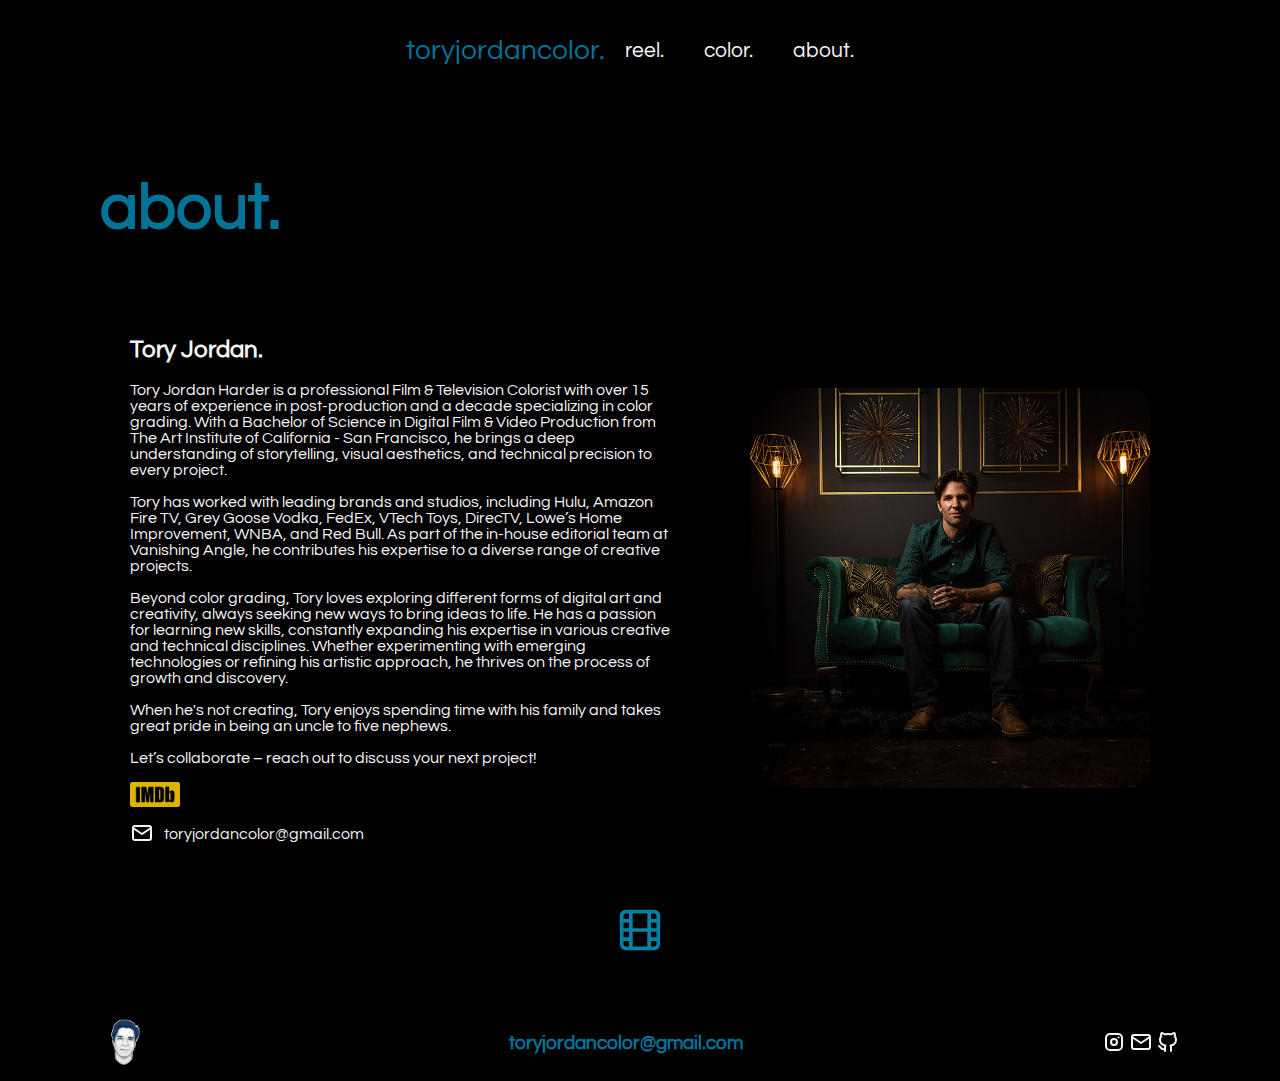
<file: contact.html>
<!DOCTYPE html>
<html lang="en">

<head>
    <!-- META TAGS -->
    <meta charset="UTF-8">
    <meta http-equiv="X-UA-Compatible" content="IE=edge">
    <meta name="viewport" content="width=device-width, initial-scale=1.0">
    <meta name="description" content="A portfolio for professional Film & Television Colorist, Tory Jordan Harder.">
    <!-- FAVICON -->
    <link rel="icon" type="image/x-icon" href="IMAGES/logos/HydraRetro_Cartoon_BLUE_WEBSITE.png">
    <!-- FONTS -->
    <link rel="preconnect" href="https://fonts.googleapis.com">
    <link rel="preconnect" href="https://fonts.gstatic.com" crossorigin>
    <link href="https://fonts.googleapis.com/css2?family=Questrial&display=swap" rel="stylesheet">
    <!-- CSS -->
    <link rel="stylesheet" href="styles.css">
    <!-- TITLE -->
    <title>toryjordancolor | Colorist</title>
</head>

<!-- Google tag (gtag.js) -->
<script async src="https://www.googletagmanager.com/gtag/js?id=G-1D62CT8FH5"></script>
<script>
    window.dataLayer = window.dataLayer || [];
    function gtag() { dataLayer.push(arguments); }
    gtag('js', new Date());

    gtag('config', 'G-1D62CT8FH5');
</script>


<body>
    <!-- HEADER -->
    <header class="header-area">
        <!-- site-navbar start -->
        <div class="navbar-area">
            <div class="container">
                <nav class="site-navbar">
                    <!-- site logo -->
                    <a href="index.html" class="site-logo">toryjordancolor.</a>
                    <!-- site menu/nav -->
                    <ul>
                        <li><a href="index.html">reel.</a></li>
                        <li><a href="color.html">color.</a></li>
                        <li><a href="contact.html">about.</a></li>
                    </ul>
                    <!-- nav-toggler for mobile version only -->
                    <button class="nav-toggler">
                        <span></span>
                    </button>
                </nav>
            </div>
        </div>
    </header>

    <!-- MAIN SECTION -->
    <div class="pageName">
        <h1>about.</h1>
    </div>

    <!-- MAIN ABOUT -->
    <div class="contactBio">
        <div class="contactDetails">
            <h2>Tory Jordan.</h2>
            <p>Tory Jordan Harder is a professional Film & Television Colorist with over 15 years of experience in
                post-production and a decade specializing in color grading. With a Bachelor of Science in Digital Film &
                Video Production from The Art Institute of California - San Francisco, he brings a deep understanding of
                storytelling, visual aesthetics, and technical precision to every project.</p>
            <p>Tory has worked with leading brands and studios, including Hulu, Amazon Fire TV, Grey Goose Vodka, FedEx,
                VTech Toys, DirecTV, Lowe’s Home Improvement, WNBA, and Red Bull. As part of the in-house editorial team
                at Vanishing Angle, he contributes his expertise to a diverse range of creative projects.</p>
            <p>Beyond color grading, Tory loves exploring different forms of digital art and creativity, always seeking
                new ways to bring ideas to life. He has a passion for learning new skills, constantly expanding his
                expertise in various creative and technical disciplines. Whether experimenting with emerging
                technologies or refining his artistic approach, he thrives on the process of growth and discovery.</p>
            <p> When he's not creating, Tory enjoys spending time with his family and takes great pride in being an
                uncle to five nephews.</p>
            <p>Let’s collaborate – reach out to discuss your next project!</p>
            <a href="https://www.imdb.com/name/nm8217243/" target="_blank"><img
                    src="IMAGES/icons/IMDB_Logo_2016.svg.png" alt="IMDb for Tory Jordan Harder" class="imdbLogo"></a>
            <div class="contactEmail">
                <a href="mailto: toryjordancolor@gmail.com"><svg xmlns="http://www.w3.org/2000/svg" class="socialIcon"
                        width="24" height="24" viewBox="0 0 24 24" stroke-width="2" stroke="currentColor" fill="none"
                        stroke-linecap="round" stroke-linejoin="round">
                        <path stroke="none" d="M0 0h24v24H0z" fill="none"></path>
                        <path d="M3 7a2 2 0 0 1 2 -2h14a2 2 0 0 1 2 2v10a2 2 0 0 1 -2 2h-14a2 2 0 0 1 -2 -2v-10z">
                        </path>
                        <path d="M3 7l9 6l9 -6"></path>
                    </svg></a>
                <p>toryjordancolor@gmail.com</p>
            </div>

        </div>
        <div class="headshotPhoto">
            <img id="headshotPhoto" src="IMAGES/headshot/TJH_WHISKEY_HEADSHOT.jpg" alt="Tory Jordan Harder Headshot">
        </div>
    </div>

    <!-- SHAPE DIVIDER -->
    <div class="shapeDivider">
        <img src="IMAGES/icons/film_icon.svg" alt="film icon">
    </div>

    <!-- BACK TO TOP -->
    <button type="button" onclick="topFunction()" id="topBtn" title="Go to top"><img src="IMAGES/icons/arrow-down.svg"
            alt="Back to top button"></button>

    <!-- FOOTER -->
    <footer>
        <div>
            <a href="index.html"><img src="IMAGES/logos/HydraRetro_Cartoon_BLUE_WEBSITE.png"
                    alt="Tory Jordan Color Logo" width="50px"></a>
        </div>
        <div>
            <h3>toryjordancolor@gmail.com</h3>
        </div>
        <div>
            <a href="https://www.instagram.com/tj_harder/" target="_blank"><svg xmlns="http://www.w3.org/2000/svg"
                    class="socialIcon" width="24" height="24" viewBox="0 0 24 24" stroke-width="2" stroke="currentColor"
                    fill="none" stroke-linecap="round" stroke-linejoin="round">
                    <path stroke="none" d="M0 0h24v24H0z" fill="none"></path>
                    <path d="M4 4m0 4a4 4 0 0 1 4 -4h8a4 4 0 0 1 4 4v8a4 4 0 0 1 -4 4h-8a4 4 0 0 1 -4 -4z">
                    </path>
                    <path d="M12 12m-3 0a3 3 0 1 0 6 0a3 3 0 1 0 -6 0"></path>
                    <path d="M16.5 7.5l0 .01"></path>
                </svg></a>
            <a href="mailto: toryjordancolor@gmail.com"><svg xmlns="http://www.w3.org/2000/svg" class="socialIcon"
                    width="24" height="24" viewBox="0 0 24 24" stroke-width="2" stroke="currentColor" fill="none"
                    stroke-linecap="round" stroke-linejoin="round">
                    <path stroke="none" d="M0 0h24v24H0z" fill="none"></path>
                    <path d="M3 7a2 2 0 0 1 2 -2h14a2 2 0 0 1 2 2v10a2 2 0 0 1 -2 2h-14a2 2 0 0 1 -2 -2v-10z">
                    </path>
                    <path d="M3 7l9 6l9 -6"></path>
                </svg></a>
            <a href="https://github.com/HydraRetro/toryjordancolor" target="_blank"><svg
                    xmlns="http://www.w3.org/2000/svg" class="socialIcon" width="24" height="24" viewBox="0 0 24 24"
                    stroke-width="2" stroke="currentColor" fill="none" stroke-linecap="round" stroke-linejoin="round">
                    <path stroke="none" d="M0 0h24v24H0z" fill="none"></path>
                    <path
                        d="M9 19c-4.3 1.4 -4.3 -2.5 -6 -3m12 5v-3.5c0 -1 .1 -1.4 -.5 -2c2.8 -.3 5.5 -1.4 5.5 -6a4.6 4.6 0 0 0 -1.3 -3.2a4.2 4.2 0 0 0 -.1 -3.2s-1.1 -.3 -3.5 1.3a12.3 12.3 0 0 0 -6.2 0c-2.4 -1.6 -3.5 -1.3 -3.5 -1.3a4.2 4.2 0 0 0 -.1 3.2a4.6 4.6 0 0 0 -1.3 3.2c0 4.6 2.7 5.7 5.5 6c-.6 .6 -.6 1.2 -.5 2v3.5">
                    </path>
                </svg></a>
        </div>
    </footer>

    <!-- JavaScript -->
    <script src="script.js"></script>

</body>

</html>
</file>
<file: styles.css>
* {
    box-sizing: border-box;
}

html {
    scroll-behavior: smooth;
}

body {
    /* max-width: 1920px; */
    margin: 0 auto;
    padding: 0 100px;
    font-family: "Questrial", sans-serif;
    font-weight: 400;
    font-style: normal;
    color: whitesmoke;
    background-color: #000000;
}

/*////////////////////////////////////////////////////// NAVBAR */
.navbar-area {
    display: flex;
    justify-content: center;
    align-items: center;
    padding: 20px;
}

/* .container {
    width: 100%;
    padding: 20px 0px;
} */

/* navbar REGULAR */
.site-navbar {
    display: flex;
    justify-content: space-between;
    align-items: center;
    font-size: 1.33em;
}

a.site-logo {
    font-size: 1.33em;
    color: #007399;
    text-decoration: none;
}

a.site-logo:hover {
    color: whitesmoke;
}

.site-navbar ul {
    margin: 0;
    padding: 0;
    list-style: none;
    display: flex;
}

.site-navbar ul li a {
    color: whitesmoke;
    padding: 20px;
    display: block;
    text-decoration: none;
}

.site-navbar ul li a:hover {
    color: #007399;
}

/* nav-toggler MOBILE */
.nav-toggler {
    border: none;
    padding: 5px;
    background-color: transparent;
    cursor: pointer;
    height: 39px;
    display: none;
}

.nav-toggler span,
.nav-toggler span:before,
.nav-toggler span:after {
    width: 28px;
    height: 3px;
    background-color: whitesmoke;
    display: block;
    transition: .3s;
}

.nav-toggler span:before {
    content: '';
    transform: translateY(-9px);
}

.nav-toggler span:after {
    content: '';
    transform: translateY(6px);
}

.nav-toggler.toggler-open span {
    background-color: transparent;
}

.nav-toggler.toggler-open span:before {
    transform: translateY(0px) rotate(45deg);
}

.nav-toggler.toggler-open span:after {
    transform: translateY(-3px) rotate(-45deg);
}

/* ////////////////////////////////////////////////////////MASTER */
.pageName {
    line-height: 100%;
    margin: 100px 0px;
}

h1 {
    font-size: 4rem;
    color: #007399;
}

/* //////////////////////////////////////////////////////REEL PAGE */
.containerReel {
    position: relative;
    padding-bottom: 56.25%;
    /* 16:9 aspect ratio (height/width = 9/16 = 0.5625) */
    height: 0;
    overflow: hidden;
    max-width: 1280px;
    max-height: 720px;
    margin: 0 auto;
}

.containerReel iframe {
    position: absolute;
    top: 0;
    left: 0;
    width: 100%;
    height: 100%;
    max-width: 1280px;
    max-height: 720px;
}

/*////////////////////////////////////////////////////// COLOR PAGE */
.image-grid {
    display: grid;
    grid-template-columns: repeat(4, 1fr);
    grid-gap: 10px;
    max-width: 100%;
    margin: 0 auto;
}

.imageHeader {
    position: relative;
    overflow: hidden;
}

.imageHeader img {
    width: 100%;
    height: auto;
    display: block;
}

.close .accordionItemContent {
    height: 0px;
    transition: height 1s ease-out;
    -webkit-transform: scaleY(0);
    -o-transform: scaleY(0);
    -ms-transform: scaleY(0);
    transform: scaleY(0);
}

.open .accordionItemContent {
    -webkit-transform: scaleY(1);
    -o-transform: scaleY(1);
    -ms-transform: scaleY(1);
    transform: scaleY(1);
    -webkit-transform-origin: top;
    -o-transform-origin: top;
    -ms-transform-origin: top;
    transform-origin: top;

    -webkit-transition: -webkit-transform 0.4s ease-out;
    -o-transition: -o-transform 0.4s ease;
    -ms-transition: -ms-transform 0.4s ease;
    transition: transform 0.4s ease;
}

/* THUMBNAIL HOVER */
.videoImageThumbnail {
    position: relative;
    cursor: pointer;
    overflow: hidden;
}

.videoImageThumbnail img {
    max-width: 100%;
    height: auto;
    transition: transform 0.7s ease;
}

.videoImageThumbnail>.hydraOverlay {
    position: absolute;
    top: 0;
    left: 0;
    width: 100%;
    height: 100%;
    display: flex;
    justify-content: center;
    align-items: center;
    background: rgba(0, 0, 0, 0.7);
    color: whitesmoke;
    opacity: 0;
    transition: opacity 0.8s ease;
    font-size: 1.5rem;
}

.videoImageThumbnail:hover .hydraOverlay {
    opacity: 1;
}

.videoImageThumbnail:hover img {
    transform: scale(1.05);
}

/* /////////////////////////////////////////////////////////FILM DETAILS - GRID */
.grid-container {
    display: grid;
    grid-template-columns: repeat(2, 1fr);
    padding-bottom: 50px;
}

.item1 {
    display: flex;
    flex-direction: column;
    justify-content: center;
    padding: 30px;
    grid-column: 1 / 1;
    grid-row: 1;
}

.item2 {
    display: flex;
    justify-content: flex-end;
    align-items: center;
    padding: 30px;
    grid-column: 2 / 2;
    grid-row: 1;
}

.item2 img {
    max-width: 300px;
}

.item3 {
    display: flex;
    justify-content: center;
    align-items: center;
    grid-column: 1 / span 2;
    grid-row: 2;
}

.row:after {
    content: "";
    display: table;
    clear: both;
}

.column {
    float: left;
    width: 25%;
}

/* FILM DETAILS */
.imdbLogo {
    max-width: 50px;
    opacity: 90%;
}

.watchButtons {
    color: whitesmoke;
    border: 3px solid #007399;
    border-radius: 10px;
    padding: 1rem 1rem;
    font-weight: bolder;
    transition: scale 0.2 ease;
    background: none;
}

.watchButtons:hover {
    cursor: pointer;
    scale: 1.03;
    color: whitesmoke;
    background-color: #007399;
}

/* //////////////////////////////////////////////////LIGHTBOX */
.hydra-iframe-container {
    position: relative;
    width: 90vw;
    max-width: 1280px;
    height: 0;
    padding-bottom: 56.25%;
    overflow: hidden;
    display: flex;
    justify-content: center;
    align-items: center;
}

.hydraGallery {
    display: flex;
    /* Flex wrap is the 5x2 grid */
    flex-wrap: wrap;
    justify-content: center;
    gap: 10px;
    padding-bottom: 50px;
}

.hydraThumbnail {
    /* Flex is the 5x2 grid */
    flex: 1 0 15%;
    position: relative;
    cursor: pointer;
    transition: transform 0.7s;
    overflow: hidden;
}

.hydraThumbnail img {
    max-width: 100%;
    height: auto;
    display: block;
    transition: transform 0.7s ease;
}

.hydraThumbnail::before {
    content: "";
    position: absolute;
    top: 0;
    left: 0;
    width: 100%;
    height: 100%;
    background: rgba(0, 0, 0, 0.7);
    opacity: 0;
    transition: opacity 0.7s ease;
    z-index: 1;
}

.hydraThumbnail:hover::before {
    opacity: 1;
}

.hydraThumbnail:hover img {
    transform: scale(1.05);
}

.hydraOverlay {
    display: flex;
    justify-content: center;
    align-items: center;
    width: 100%;
    height: 100%;
}

.hydraThumbnail .hydraOverlay {
    position: absolute;
    top: 50%;
    left: 50%;
    transform: translate(-50%, -50%);
    color: whitesmoke;
    opacity: 0;
    transition: opacity 0.8s;
    z-index: 2;
}

.hydraThumbnail:hover .hydraOverlay {
    opacity: 1;
}

#hydraVideo {
    position: absolute;
    top: 50%;
    left: 50%;
    transform: translate(-50%, -50%);
    width: 100%;
    height: 100%;
}

#hydraLightbox {
    position: fixed;
    top: 0;
    left: 0;
    width: 100%;
    height: 100vh;
    background: rgba(0, 0, 0, 0.7);
    display: flex;
    justify-content: center;
    align-items: center;
    z-index: 100;
}

#hydraLightbox.hidden {
    display: none;
}

#hydraLightbox iframe {
    max-width: 1280px;
    max-height: 720px;
    width: 100%;
    height: 100%;
}

.hydraLightbox-image {
    max-width: 90%;
    height: auto;
    display: block;
    margin: 0 auto;
}

#hydraCloseBtn {
    position: absolute;
    top: 10px;
    right: 10px;
    font-size: 24px;
    color: whitesmoke;
    background: #007399;
    border: none;
    cursor: pointer;
    padding: 5px 10px;
    border-radius: 50%;
    z-index: 3;
}

#hydraCloseBtn:focus {
    outline: none;
}

/* //////////////////////////////////////////////////SHAPE DIVIDER */
.shapeDivider {
    padding: 50px 0px;
    text-align: center;
}

/*////////////////////////////////////////////////////// CONTACT */
.contactBio {
    display: flex;
    justify-content: space-around;
    align-items: center;
    gap: 20px;
}

.contactDetails {
    width: 50%;
}

.headshotPhoto {
    display: flex;
    justify-content: center;
    align-items: center;
}

#headshotPhoto {
    height: 100%;
    width: 100%;
    max-width: 400px;
    border-radius: 20px;
}

.contactEmail {
    display: flex;
    align-items: center;
    gap: 10px;
}

/*////////////////////////////////////////////////////// BACK TO TOP */
#topBtn {
    display: none;
    position: fixed;
    border: none;
    bottom: 20px;
    right: 30px;
    z-index: 99;
    transform: rotate(180deg);
    background-color: rgba(0, 0, 0, 0);
    cursor: pointer;
}

#topBtn:hover {
    scale: 1.2;
}

/*////////////////////////////////////////////////////// FOOTER */
footer {
    display: flex;
    justify-content: space-between;
    align-items: center;
    margin: 10px 0px;
    color: #007399;
}

.socialIcon {
    stroke: whitesmoke;
}

.socialIcon:hover {
    stroke: #007399;
    transform: rotate(3.142rad);
    transition: 300ms;
}

/*////////////////////////////////////////////////////// RESPONSIVE DESIGN */
@media screen and (max-width: 1000px) {
    body {
        padding: 0 30px;
    }

    .image-grid {
        display: block;
        justify-content: center;
    }

    .pageName {
        text-align: center;
    }

    .grid-container {
        display: block;
    }

    .item1 {
        padding: 30px 0px;
    }

    .gridItem1 {
        display: flex;
        flex-direction: column;
        justify-content: center;
        align-items: center;
        text-align: center;
    }

    .item2 {
        justify-content: center;
    }

    .hydraThumbnail {
        flex: 1 0 33%;
    }

    .contactBio {
        flex-direction: column;
    }

    .contactDetails {
        margin-right: 0;
        margin-bottom: 20px;
        width: 100%;
    }

    .headshotPhoto {
        width: 75%;
    }

    footer {
        padding-top: 20px;
        flex-direction: column-reverse;
    }
}

/* mobile breakpoint start */
@media screen and (max-width: 768px) {
    .container {
        max-width: 720px;
    }

    /* navbar css for mobile start */
    .nav-toggler {
        display: block;
    }

    .site-navbar {
        min-height: 60px;
    }

    .site-navbar ul {
        position: absolute;
        width: 100%;
        height: calc(100vh - 60px);
        left: 0;
        top: 80px;
        flex-direction: column;
        align-items: center;
        background-color: rgba(0, 0, 0, 0.800);
        max-height: 0;
        overflow: hidden;
        transition: .3s;
    }

    .site-navbar ul li {
        width: 100%;
        text-align: center;
    }

    .site-navbar ul li a {
        padding: 25px;
    }

    .site-navbar ul li a:hover {
        background-color: rgba(255, 255, 255, .1);
    }

    .site-navbar ul.open {
        max-height: 100vh;
        overflow: visible;
    }

    /* navbar css for mobile end */
}
</file>
